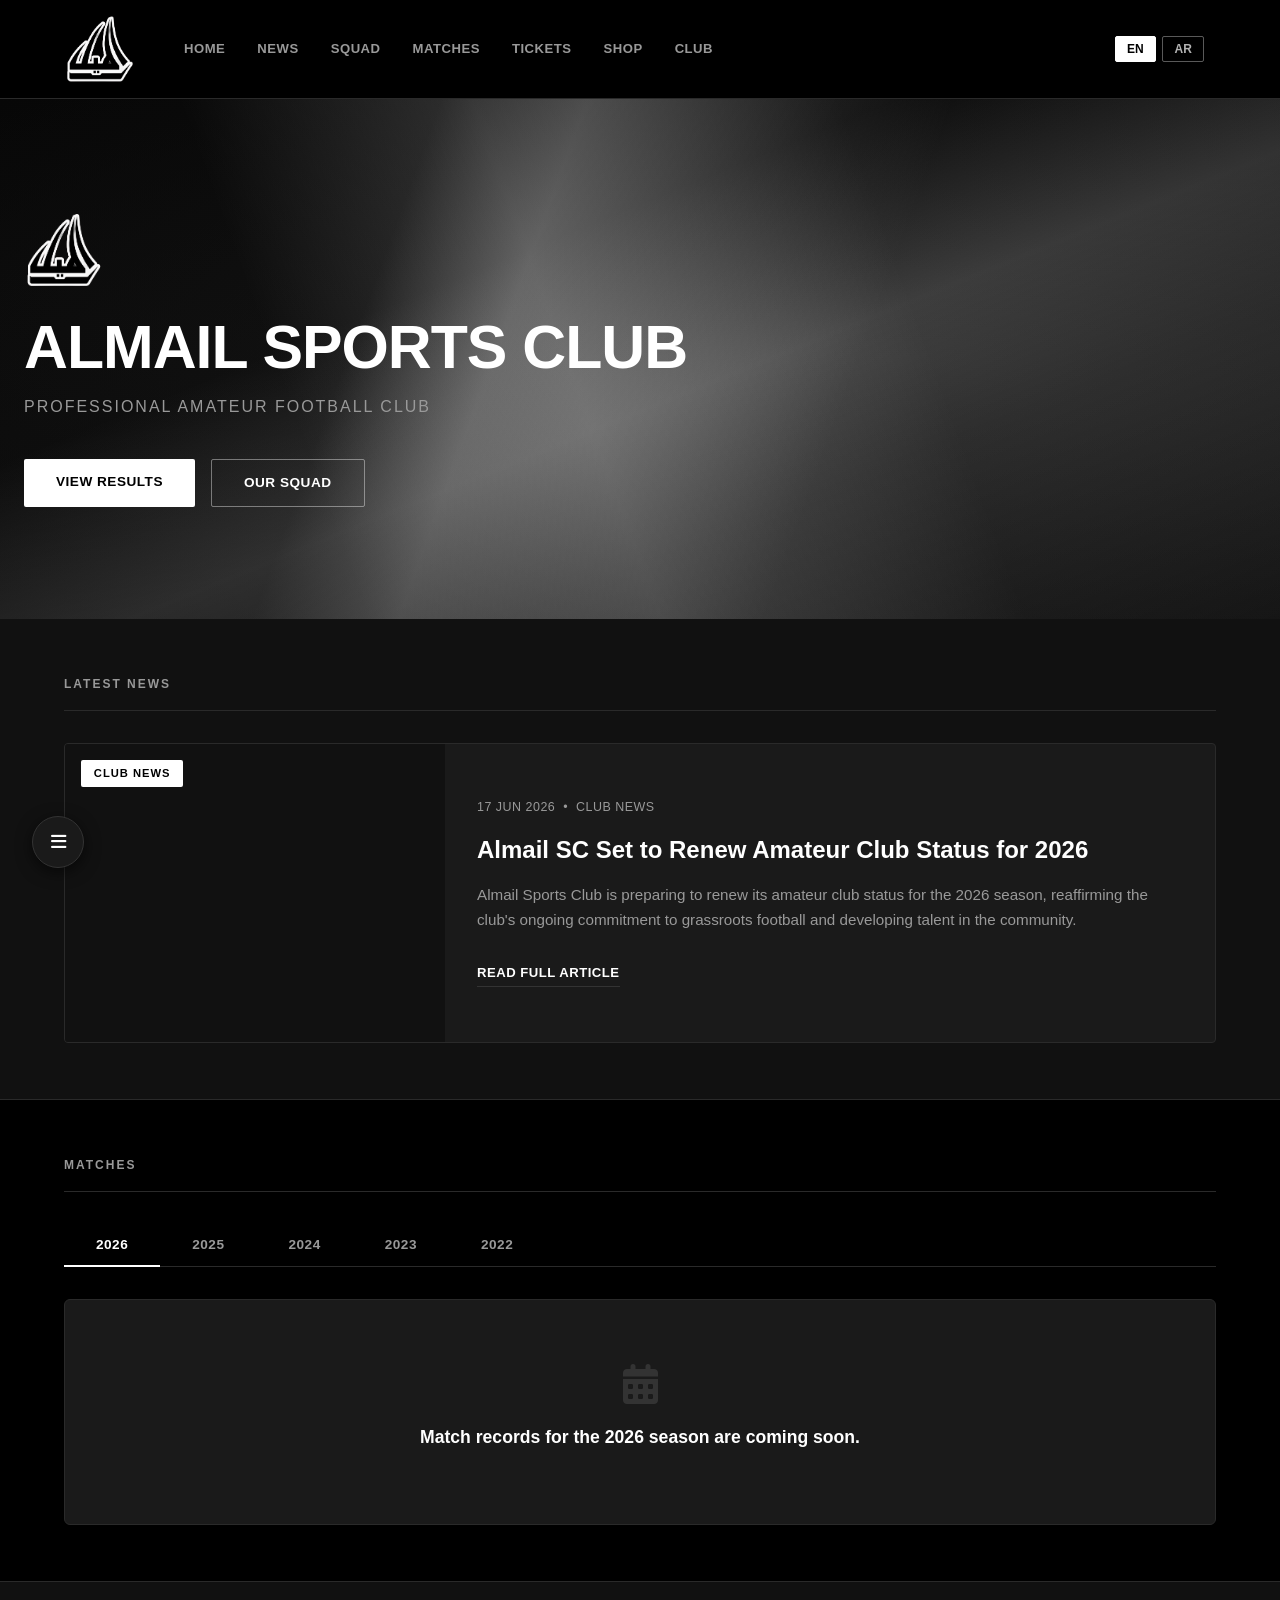
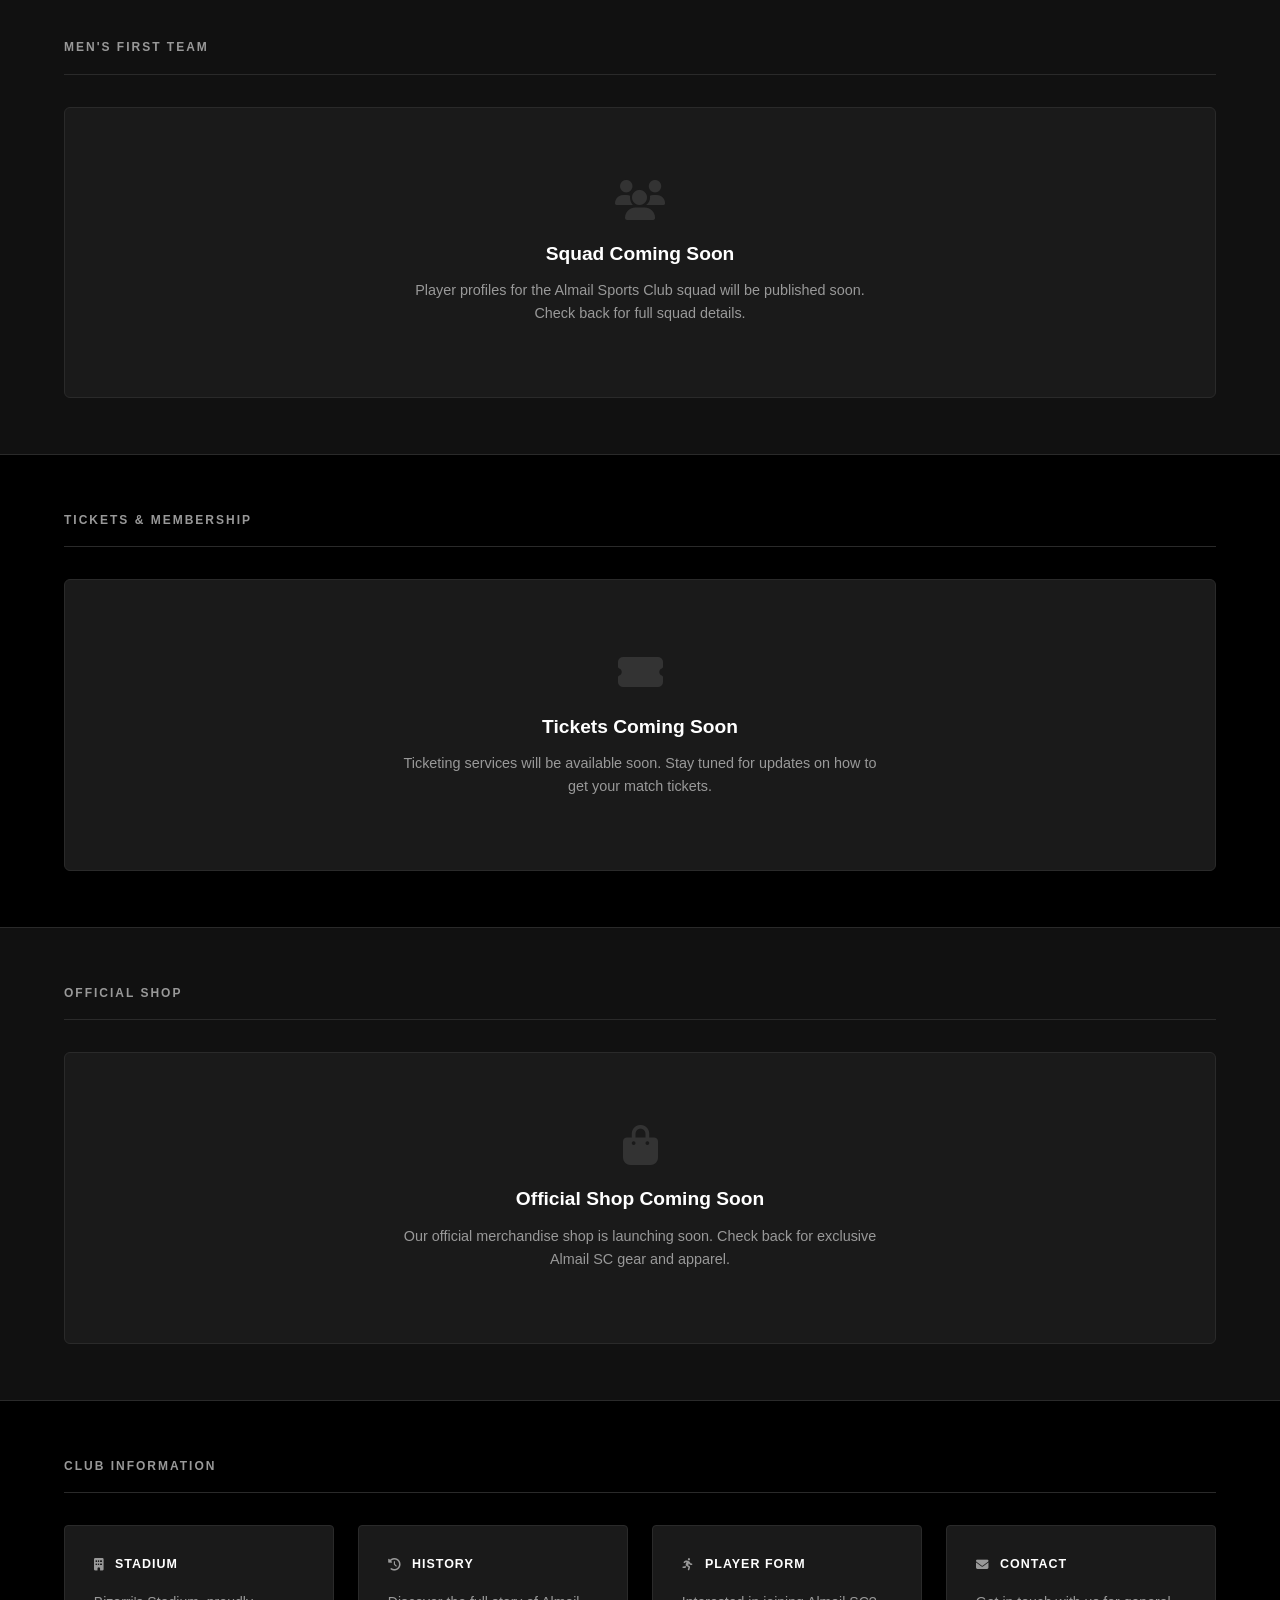
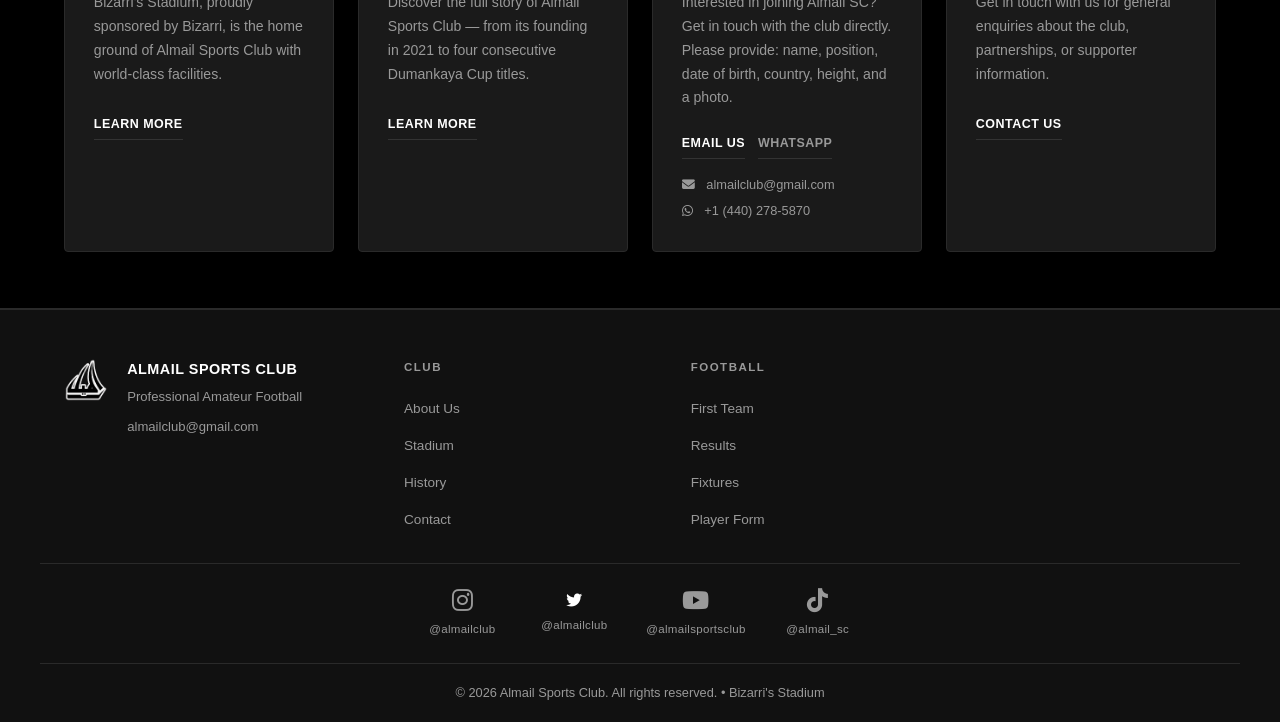
<file: index.html>
<!DOCTYPE html>
<html lang="en">
<head>
    <meta charset="UTF-8">
    <meta name="viewport" content="width=device-width, initial-scale=1.0">
    <title>Almail Sports Club – Official Website</title>
    <link rel="icon" type="image/x-icon" href="favicon.ico">
    <link rel="icon" type="image/png" sizes="192x192" href="favicon-192.png">
    <link rel="icon" type="image/png" sizes="32x32" href="favicon-32.png">
    <link rel="icon" type="image/png" sizes="16x16" href="favicon-16.png">
    <link rel="apple-touch-icon" href="favicon-192.png">
    <link rel="stylesheet" href="styles.css">
    <link rel="stylesheet" href="https://cdnjs.cloudflare.com/ajax/libs/font-awesome/6.4.0/css/all.min.css">
</head>
<body>

    <!-- ── MAIN HEADER ───────────────────────────────────── -->
    <header class="main-header">
        <div class="header-inner">
            <a href="index.html" class="club-logo">
                <div class="club-crest">
                    <img src="AlmailScLogo.png" alt="Almail SC" class="crest-img" onerror="this.style.display='none'; this.nextElementSibling.style.display='flex';">
                    <span class="crest-text crest-fallback">ASC</span>
                </div>
            </a>
            <nav class="main-nav" id="mainNav">
                <a href="index.html" class="nav-link" data-i18n="nav-home">HOME</a>
                <a href="#latest" class="nav-link" data-i18n="nav-news">NEWS</a>
                <a href="#teams" class="nav-link" data-i18n="nav-squad">SQUAD</a>
                <a href="#matches" class="nav-link" data-i18n="nav-matches">MATCHES</a>
                <a href="#tickets" class="nav-link" data-i18n="nav-tickets">TICKETS</a>
                <a href="#shop" class="nav-link" data-i18n="nav-shop">SHOP</a>
                <a href="#support" class="nav-link" data-i18n="nav-club">CLUB</a>
            </nav>
            <div class="header-right">
                <div class="language-switcher">
                    <button class="lang-btn active" data-lang="en" onclick="setLanguage('en')">EN</button>
                    <button class="lang-btn" data-lang="ar" onclick="setLanguage('ar')">AR</button>
                </div>
                <button class="search-btn"><i class="fas fa-search"></i></button>
                <button class="menu-btn" id="menuBtn"><i class="fas fa-bars"></i></button>
            </div>
        </div>
    </header>

    <!-- ── HERO SECTION ──────────────────────────────────── -->
    <section class="hero">
        <div class="hero-bg"></div>
        <div class="hero-overlay"></div>
        <div class="hero-content">
            <div class="hero-logo-wrap">
                <img src="AlmailScLogo.png" alt="Almail SC" class="hero-logo-img" onerror="this.style.display='none';">
            </div>
            <h1 class="hero-title" data-i18n="hero-title">ALMAIL SPORTS CLUB</h1>
            <p class="hero-subtitle" data-i18n="hero-subtitle">Professional Amateur Football Club</p>
            <div class="hero-buttons">
                <a href="#matches" class="hero-btn btn-white" data-i18n="hero-btn-results">VIEW RESULTS</a>
                <a href="#teams" class="hero-btn btn-ghost" data-i18n="hero-btn-squad">OUR SQUAD</a>
            </div>
        </div>
    </section>

    <!-- ── LATEST NEWS ────────────────────────────────────– -->
    <section id="latest" class="news-section">
        <div class="section-container">
            <h2 class="section-title" data-i18n="news-title">LATEST NEWS</h2>
            <div class="news-grid">
                <article class="news-card featured">
                    <div class="news-img news-img-1">
                        <div class="news-category-badge" data-i18n="news-category">CLUB NEWS</div>
                    </div>
                    <div class="news-body">
                        <span class="news-meta"><span data-i18n="news-date">17 JUN 2026</span> &nbsp;&bull;&nbsp; <span data-i18n="news-category">Club News</span></span>
                        <h3 data-i18n="news-article-title">Almail SC Set to Renew Amateur Club Status for 2026</h3>
                        <p data-i18n="news-article-desc">Almail Sports Club is preparing to renew its amateur club status for the 2026 season, reaffirming the club's ongoing commitment to grassroots football and developing talent in the community.</p>
                        <a href="news-amateur-status.html" class="news-link" data-i18n="news-read-more">READ FULL ARTICLE</a>
                    </div>
                </article>
            </div>
        </div>
    </section>

    <!-- ── MATCHES SECTION ───────────────────────────────── -->
    <section id="matches" class="matches-section">
        <div class="section-container">
            <h2 class="section-title" data-i18n="matches-title">MATCHES</h2>

            <!-- Season Selector -->
            <div class="season-tabs">
                <button class="season-tab active" data-season="2026" data-i18n="season-2026">2026</button>
                <button class="season-tab" data-season="2025" data-i18n="season-2025">2025</button>
                <button class="season-tab" data-season="2024" data-i18n="season-2024">2024</button>
                <button class="season-tab" data-season="2023" data-i18n="season-2023">2023</button>
                <button class="season-tab" data-season="2022" data-i18n="season-2022">2022</button>
            </div>

            <!-- 2026 Season -->
            <div class="season-panel active" id="season-2026">
                <div class="coming-soon-matches">
                    <i class="fas fa-calendar-alt"></i>
                    <h3><span data-i18n="season-records">Match records for the</span> 2026 <span data-i18n="season-coming">season are coming soon.</span></h3>
                </div>
            </div>

            <!-- 2025 Season -->
            <div class="season-panel" id="season-2025">
                <div class="match-app-card" onclick="openMatchDetail('dumankaya')">
                    <div class="match-app-header">
                        <span class="match-competition-badge" data-i18n="competition-dumankaya">DUMANKAYA CUP</span>
                        <span class="match-type-badge" data-i18n="match-final">FINAL</span>
                    </div>
                    <div class="match-app-body">
                        <div class="match-app-team home-team">
                            <div class="match-team-crest">
                                <img src="AlmailScLogo.png" alt="ASC" onerror="this.style.display='none'; this.nextElementSibling.style.display='flex';">
                                <span class="crest-placeholder">A</span>
                            </div>
                            <span class="match-team-name" data-i18n="team-almail">ALMAIL SC</span>
                        </div>
                        <div class="match-app-score-block">
                            <div class="match-app-score">7 <span class="score-sep">–</span> 4</div>
                            <div class="match-app-status ft" data-i18n="ft">FT</div>
                        </div>
                        <div class="match-app-team away-team">
                            <div class="match-team-crest alt-crest">
                                <img src="AlShababLogo.png" alt="Shabab Al Hura" onload="this.nextElementSibling.style.display='none';" onerror="this.style.display='none'; this.nextElementSibling.style.display='flex';">
                                <span class="crest-placeholder">S</span>
                            </div>
                            <span class="match-team-name" data-i18n="team-shabab">SHABAB AL HURA</span>
                        </div>
                    </div>
                    <div class="match-app-footer">
                        <span><i class="fas fa-calendar"></i> Fri 8 Aug 2025</span>
                        <span><i class="fas fa-clock"></i> 7:55 PM</span>
                        <span><i class="fas fa-map-marker-alt"></i> Dumankaya Street Stadium</span>
                        <span class="match-details-link" data-i18n="match-details">MATCH DETAILS <i class="fas fa-chevron-right"></i></span>
                    </div>
                </div>
            </div>

            <!-- 2024 Season -->
            <div class="season-panel" id="season-2024">
                <div class="match-app-card" onclick="openMatchDetail('dumankaya-2024')">
                    <div class="match-app-header">
                        <span class="match-competition-badge" data-i18n="competition-dumankaya">DUMANKAYA CUP</span>
                        <span class="match-type-badge" data-i18n="match-final">FINAL</span>
                    </div>
                    <div class="match-app-body">
                        <div class="match-app-team home-team">
                            <div class="match-team-crest">
                                <img src="AlmailScLogo.png" alt="ASC" onerror="this.style.display='none'; this.nextElementSibling.style.display='flex';">
                                <span class="crest-placeholder">A</span>
                            </div>
                            <span class="match-team-name" data-i18n="team-almail">ALMAIL SC</span>
                        </div>
                        <div class="match-app-score-block">
                            <div class="match-app-score">6 <span class="score-sep">–</span> 4</div>
                            <div class="match-app-status ft" data-i18n="ft">FT</div>
                        </div>
                        <div class="match-app-team away-team">
                            <div class="match-team-crest alt-crest">
                                <img src="Guards.png" alt="Palestine Guards" onload="this.nextElementSibling.style.display='none';" onerror="this.style.display='none'; this.nextElementSibling.style.display='flex';">
                                <span class="crest-placeholder">PG</span>
                            </div>
                            <span class="match-team-name">PALESTINE GUARDS</span>
                        </div>
                    </div>
                    <div class="match-app-footer">
                        <span><i class="fas fa-calendar"></i> Thu 25 Jul 2024</span>
                        <span><i class="fas fa-clock"></i> 7:00 PM</span>
                        <span><i class="fas fa-map-marker-alt"></i> Dumankaya Street Stadium</span>
                        <span class="match-details-link" data-i18n="match-details">MATCH DETAILS <i class="fas fa-chevron-right"></i></span>
                    </div>
                </div>
            </div>

            <!-- 2023 Season -->
            <div class="season-panel" id="season-2023">
                <!-- Competition Sub-tabs -->
                <div class="comp-subtabs">
                    <button class="comp-subtab active" onclick="show2023Section('dumankaya')">DUMANKAYA CUP</button>
                    <button class="comp-subtab" onclick="show2023Section('friendlies')">FRIENDLIES</button>
                </div>

                <!-- Dumankaya Cup Sub-section -->
                <div id="s2023-dumankaya" class="comp-subsection">
                    <!-- View toggle -->
                    <div class="view-toggle-bar">
                        <button class="view-toggle-btn active" onclick="show2023View('matches')"><i class="fas fa-futbol"></i> VIEW MATCHES</button>
                        <button class="view-toggle-btn" onclick="show2023View('standings')"><i class="fas fa-list-ol"></i> VIEW STANDINGS</button>
                    </div>

                    <!-- Matches View -->
                    <div id="s2023-matches">
                        <!-- Round 1 -->
                        <div class="match-app-card" onclick="openMatchDetail('dumankaya-2023-r1')">
                            <div class="match-app-header">
                                <span class="match-competition-badge">DUMANKAYA CUP</span>
                                <span class="match-type-badge">GROUP STAGE — ROUND 1</span>
                            </div>
                            <div class="match-app-body">
                                <div class="match-app-team home-team">
                                    <div class="match-team-crest" style="background:rgba(255,255,255,0.1);border-radius:4px;">
                                        <span class="crest-placeholder">RU</span>
                                    </div>
                                    <span class="match-team-name">RIYADH UNITED</span>
                                </div>
                                <div class="match-app-score-block">
                                    <div class="match-app-score">5 <span class="score-sep">–</span> 0</div>
                                    <div class="match-app-status ft">FT</div>
                                </div>
                                <div class="match-app-team away-team">
                                    <div class="match-team-crest alt-crest">
                                        <img src="Guards.png" alt="Palestine Guards" onload="this.nextElementSibling.style.display='none';" onerror="this.style.display='none';this.nextElementSibling.style.display='flex';">
                                        <span class="crest-placeholder">PG</span>
                                    </div>
                                    <span class="match-team-name">PALESTINE GUARDS</span>
                                </div>
                            </div>
                            <div class="match-app-footer">
                                <span><i class="fas fa-calendar"></i> Sun 13 Jul 2023</span>
                                <span><i class="fas fa-clock"></i> 7:40 PM</span>
                                <span><i class="fas fa-map-marker-alt"></i> Dumankaya Street Stadium</span>
                                <span class="match-details-link">MATCH DETAILS <i class="fas fa-chevron-right"></i></span>
                            </div>
                        </div>

                        <!-- Round 2 -->
                        <div class="match-app-card" onclick="openMatchDetail('dumankaya-2023-r2')">
                            <div class="match-app-header">
                                <span class="match-competition-badge">DUMANKAYA CUP</span>
                                <span class="match-type-badge">GROUP STAGE — ROUND 2</span>
                            </div>
                            <div class="match-app-body">
                                <div class="match-app-team home-team">
                                    <div class="match-team-crest alt-crest">
                                        <img src="AlmailScLogo.png" alt="ASC" onload="this.nextElementSibling.style.display='none';" onerror="this.style.display='none';this.nextElementSibling.style.display='flex';">
                                        <span class="crest-placeholder">A</span>
                                    </div>
                                    <span class="match-team-name">ALMAIL SC</span>
                                </div>
                                <div class="match-app-score-block">
                                    <div class="match-app-score">8 <span class="score-sep">–</span> 1</div>
                                    <div class="match-app-status ft">FT</div>
                                </div>
                                <div class="match-app-team away-team">
                                    <div class="match-team-crest alt-crest">
                                        <img src="Guards.png" alt="Palestine Guards" onload="this.nextElementSibling.style.display='none';" onerror="this.style.display='none';this.nextElementSibling.style.display='flex';">
                                        <span class="crest-placeholder">PG</span>
                                    </div>
                                    <span class="match-team-name">PALESTINE GUARDS</span>
                                </div>
                            </div>
                            <div class="match-app-footer">
                                <span><i class="fas fa-calendar"></i> Sun 16 Jul 2023</span>
                                <span><i class="fas fa-clock"></i> 6:30 PM</span>
                                <span><i class="fas fa-map-marker-alt"></i> Dumankaya Street Stadium</span>
                                <span class="match-details-link">MATCH DETAILS <i class="fas fa-chevron-right"></i></span>
                            </div>
                        </div>

                        <!-- Round 3 -->
                        <div class="match-app-card" onclick="openMatchDetail('dumankaya-2023-r3')">
                            <div class="match-app-header">
                                <span class="match-competition-badge">DUMANKAYA CUP</span>
                                <span class="match-type-badge">GROUP STAGE — ROUND 3</span>
                            </div>
                            <div class="match-app-body">
                                <div class="match-app-team home-team">
                                    <div class="match-team-crest alt-crest">
                                        <img src="AlmailScLogo.png" alt="ASC" onload="this.nextElementSibling.style.display='none';" onerror="this.style.display='none';this.nextElementSibling.style.display='flex';">
                                        <span class="crest-placeholder">A</span>
                                    </div>
                                    <span class="match-team-name">ALMAIL SC</span>
                                </div>
                                <div class="match-app-score-block">
                                    <div class="match-app-score">5 <span class="score-sep">–</span> 2</div>
                                    <div class="match-app-status ft">FT</div>
                                </div>
                                <div class="match-app-team away-team">
                                    <div class="match-team-crest" style="background:rgba(255,255,255,0.1);border-radius:4px;">
                                        <span class="crest-placeholder">RU</span>
                                    </div>
                                    <span class="match-team-name">RIYADH UNITED</span>
                                </div>
                            </div>
                            <div class="match-app-footer">
                                <span><i class="fas fa-calendar"></i> Tue 18 Jul 2023</span>
                                <span><i class="fas fa-clock"></i> 7:40 PM</span>
                                <span><i class="fas fa-map-marker-alt"></i> Dumankaya Street Stadium</span>
                                <span class="match-details-link">MATCH DETAILS <i class="fas fa-chevron-right"></i></span>
                            </div>
                        </div>
                    </div>

                    <!-- Standings View -->
                    <div id="s2023-standings" style="display:none; margin-top:1rem; padding:1.5rem; background:rgba(255,255,255,0.05); border-radius:8px;">
                        <h4 style="margin-bottom:1.2rem; color:var(--white); font-size:1rem; letter-spacing:0.05em;">GROUP STANDINGS</h4>
                        <div style="overflow-x:auto;">
                            <table style="width:100%; color:var(--white); font-size:0.85rem; border-collapse:collapse;">
                                <thead>
                                    <tr style="border-bottom:1px solid rgba(255,255,255,0.2);">
                                        <th style="text-align:left;padding:0.5rem 0.3rem;">Pos</th>
                                        <th style="text-align:left;padding:0.5rem 0.3rem;" colspan="2">Team</th>
                                        <th style="text-align:center;padding:0.5rem 0.3rem;">P</th>
                                        <th style="text-align:center;padding:0.5rem 0.3rem;">W</th>
                                        <th style="text-align:center;padding:0.5rem 0.3rem;">D</th>
                                        <th style="text-align:center;padding:0.5rem 0.3rem;">L</th>
                                        <th style="text-align:center;padding:0.5rem 0.3rem;">GF</th>
                                        <th style="text-align:center;padding:0.5rem 0.3rem;">GA</th>
                                        <th style="text-align:center;padding:0.5rem 0.3rem;">GD</th>
                                        <th style="text-align:center;padding:0.5rem 0.3rem;">Pts</th>
                                    </tr>
                                </thead>
                                <tbody>
                                    <tr style="border-bottom:1px solid rgba(255,255,255,0.1);background:rgba(0,255,0,0.07);">
                                        <td style="padding:0.6rem 0.3rem;font-weight:700;">1</td>
                                        <td style="padding:0.6rem 0.2rem;"><img src="AlmailScLogo.png" style="width:28px;height:28px;object-fit:contain;vertical-align:middle;" alt="ASC"></td>
                                        <td style="padding:0.6rem 0.3rem;"><strong>Almail SC</strong><br><span style="font-size:0.7rem;color:gold;letter-spacing:0.05em;">CHAMPIONS</span></td>
                                        <td style="text-align:center;padding:0.6rem 0.3rem;">2</td>
                                        <td style="text-align:center;padding:0.6rem 0.3rem;">2</td>
                                        <td style="text-align:center;padding:0.6rem 0.3rem;">0</td>
                                        <td style="text-align:center;padding:0.6rem 0.3rem;">0</td>
                                        <td style="text-align:center;padding:0.6rem 0.3rem;">13</td>
                                        <td style="text-align:center;padding:0.6rem 0.3rem;">3</td>
                                        <td style="text-align:center;padding:0.6rem 0.3rem;">+10</td>
                                        <td style="text-align:center;padding:0.6rem 0.3rem;font-weight:700;">6</td>
                                    </tr>
                                    <tr style="border-bottom:1px solid rgba(255,255,255,0.1);">
                                        <td style="padding:0.6rem 0.3rem;">2</td>
                                        <td style="padding:0.6rem 0.2rem;"><div style="width:28px;height:28px;background:rgba(255,255,255,0.15);border-radius:50%;display:flex;align-items:center;justify-content:center;font-size:0.65rem;font-weight:700;">RU</div></td>
                                        <td style="padding:0.6rem 0.3rem;">Riyadh United</td>
                                        <td style="text-align:center;padding:0.6rem 0.3rem;">2</td>
                                        <td style="text-align:center;padding:0.6rem 0.3rem;">1</td>
                                        <td style="text-align:center;padding:0.6rem 0.3rem;">0</td>
                                        <td style="text-align:center;padding:0.6rem 0.3rem;">1</td>
                                        <td style="text-align:center;padding:0.6rem 0.3rem;">7</td>
                                        <td style="text-align:center;padding:0.6rem 0.3rem;">5</td>
                                        <td style="text-align:center;padding:0.6rem 0.3rem;">+2</td>
                                        <td style="text-align:center;padding:0.6rem 0.3rem;font-weight:700;">3</td>
                                    </tr>
                                    <tr style="border-bottom:1px solid rgba(255,255,255,0.1);">
                                        <td style="padding:0.6rem 0.3rem;">3</td>
                                        <td style="padding:0.6rem 0.2rem;"><img src="Guards.png" style="width:28px;height:28px;object-fit:contain;vertical-align:middle;" alt="PG"></td>
                                        <td style="padding:0.6rem 0.3rem;">Palestine Guards</td>
                                        <td style="text-align:center;padding:0.6rem 0.3rem;">2</td>
                                        <td style="text-align:center;padding:0.6rem 0.3rem;">0</td>
                                        <td style="text-align:center;padding:0.6rem 0.3rem;">0</td>
                                        <td style="text-align:center;padding:0.6rem 0.3rem;">2</td>
                                        <td style="text-align:center;padding:0.6rem 0.3rem;">1</td>
                                        <td style="text-align:center;padding:0.6rem 0.3rem;">13</td>
                                        <td style="text-align:center;padding:0.6rem 0.3rem;">-12</td>
                                        <td style="text-align:center;padding:0.6rem 0.3rem;font-weight:700;">0</td>
                                    </tr>
                                </tbody>
                            </table>
                        </div>
                    </div>
                </div>

                <!-- Friendlies Sub-section -->
                <div id="s2023-friendlies" class="comp-subsection" style="display:none;">
                    <div class="match-app-card" onclick="openMatchDetail('friendly-2023')">
                        <div class="match-app-header">
                            <span class="match-competition-badge">FRIENDLY</span>
                            <span class="match-type-badge">MATCH</span>
                        </div>
                        <div class="match-app-body">
                            <div class="match-app-team home-team">
                                <div class="match-team-crest alt-crest">
                                    <img src="AlmailScLogo.png" alt="ASC" onload="this.nextElementSibling.style.display='none';" onerror="this.style.display='none';this.nextElementSibling.style.display='flex';">
                                    <span class="crest-placeholder">A</span>
                                </div>
                                <span class="match-team-name">ALMAIL SC</span>
                            </div>
                            <div class="match-app-score-block">
                                <div class="match-app-score">7 <span class="score-sep">–</span> 6</div>
                                <div class="match-app-status ft">FT</div>
                            </div>
                            <div class="match-app-team away-team">
                                <div class="match-team-crest" style="background:rgba(255,255,255,0.1);border-radius:4px;">
                                    <span class="crest-placeholder">TB</span>
                                </div>
                                <span class="match-team-name">TURKISH BULDOGLER</span>
                            </div>
                        </div>
                        <div class="match-app-footer">
                            <span><i class="fas fa-calendar"></i> Wed 16 Aug 2023</span>
                            <span><i class="fas fa-clock"></i> 5:30 PM</span>
                            <span><i class="fas fa-map-marker-alt"></i> Dumankaya Street Stadium</span>
                            <span class="match-details-link">MATCH DETAILS <i class="fas fa-chevron-right"></i></span>
                        </div>
                    </div>
                </div>
            </div>

            <!-- 2022 Season -->
            <div class="season-panel" id="season-2022">
                <div class="coming-soon-matches">
                    <i class="fas fa-calendar-alt"></i>
                    <h3><span data-i18n="season-records">Match records for the</span> 2022 <span data-i18n="season-coming">season are coming soon.</span></h3>
                </div>
            </div>

        </div>
    </section>

    <!-- ── MATCH DETAIL MODAL ─────────────────────────────── -->
    <div class="match-detail-modal" id="matchModal">
        <div class="match-detail-content">
            <button class="close-modal" onclick="closeMatchDetail()">&times;</button>

            <!-- Match Header -->
            <div class="modal-match-header">
                <div class="modal-competition">DUMANKAYA CUP &mdash; FINAL</div>
                <div class="modal-teams-row">
                    <div class="modal-team">
                        <div class="modal-crest home">
                            <img src="AlmailScLogo.png" alt="ASC" onerror="this.style.display='none'; this.nextElementSibling.style.display='flex';">
                            <span class="crest-placeholder">A</span>
                        </div>
                        <span class="modal-team-name">ALMAIL SC</span>
                    </div>
                    <div class="modal-score-block">
                        <div class="modal-score">7 &ndash; 4</div>
                        <div class="modal-status">FT</div>
                    </div>
                    <div class="modal-team">
                        <div class="modal-crest away">
                                <img src="AlShababLogo.png" alt="Shabab Al Hura" onload="this.nextElementSibling.style.display='none';" onerror="this.style.display='none'; this.nextElementSibling.style.display='flex';">
                                <span class="crest-placeholder">S</span>
                            </div>
                        <span class="modal-team-name">SHABAB AL HURA</span>
                    </div>
                </div>
                <div class="modal-meta-row">
                    <span><i class="fas fa-calendar"></i> Fri 8 Aug 2025</span>
                    <span><i class="fas fa-clock"></i> 7:55 PM</span>
                    <span><i class="fas fa-map-marker-alt"></i> Dumankaya Street Stadium</span>
                </div>
            </div>

            <!-- Goals / Lineup coming soon notice -->
            <div class="modal-tabs">
                <button class="modal-tab active" data-tab="details">DETAILS</button>
                <button class="modal-tab" data-tab="goals">GOALS</button>
                <button class="modal-tab" data-tab="lineup">LINE-UP</button>
            </div>

            <div class="modal-tab-panel active" id="tab-details">
                <div class="detail-row">
                    <span class="detail-label">Competition</span>
                    <span class="detail-value">Dumankaya Cup</span>
                </div>
                <div class="detail-row">
                    <span class="detail-label">Round</span>
                    <span class="detail-value">Final</span>
                </div>
                <div class="detail-row">
                    <span class="detail-label">Date</span>
                    <span class="detail-value">Friday, 8 August 2025</span>
                </div>
                <div class="detail-row">
                    <span class="detail-label">Kick-off</span>
                    <span class="detail-value">7:55 PM</span>
                </div>
                <div class="detail-row">
                    <span class="detail-label">Venue</span>
                    <span class="detail-value">Dumankaya Street Stadium</span>
                </div>
                <div class="detail-row">
                    <span class="detail-label">Result</span>
                    <span class="detail-value winner">Almail SC WIN</span>
                </div>
            </div>

            <div class="modal-tab-panel" id="tab-goals">
                <div class="goals-timeline">
                    <div class="goals-header-row">
                        <span class="goals-team-lbl">ALMAIL SC</span>
                        <span></span>
                        <span class="goals-team-lbl align-right">SHABAB AL HURA</span>
                    </div>
                    <!-- 1' Giyath (Shabab) 0–1 -->
                    <div class="goal-row">
                        <div class="goal-home-col"></div>
                        <div class="goal-time-col">1'</div>
                        <div class="goal-away-col">
                            <i class="fas fa-futbol goal-ball"></i>
                            <span class="goal-score-pill">0 — 1</span>
                            <span class="goal-scorer">Giyath</span>
                        </div>
                    </div>
                    <!-- 2' Tayem (Almail) 1–1 -->
                    <div class="goal-row">
                        <div class="goal-home-col">
                            <span class="goal-scorer">Tayem</span>
                            <span class="goal-score-pill">1 — 1</span>
                            <i class="fas fa-futbol goal-ball"></i>
                        </div>
                        <div class="goal-time-col">2'</div>
                        <div class="goal-away-col"></div>
                    </div>
                    <!-- 3' Tayem (Almail) 2–1 -->
                    <div class="goal-row">
                        <div class="goal-home-col">
                            <span class="goal-scorer">Tayem</span>
                            <span class="goal-score-pill">2 — 1</span>
                            <i class="fas fa-futbol goal-ball"></i>
                        </div>
                        <div class="goal-time-col">3'</div>
                        <div class="goal-away-col"></div>
                    </div>
                    <!-- 12' Samo (Shabab) 2–2 -->
                    <div class="goal-row">
                        <div class="goal-home-col"></div>
                        <div class="goal-time-col">12'</div>
                        <div class="goal-away-col">
                            <i class="fas fa-futbol goal-ball"></i>
                            <span class="goal-score-pill">2 — 2</span>
                            <span class="goal-scorer">Samo</span>
                        </div>
                    </div>
                    <!-- 13' Jasem (Almail) 3–2 -->
                    <div class="goal-row">
                        <div class="goal-home-col">
                            <span class="goal-scorer">Jasem</span>
                            <span class="goal-score-pill">3 — 2</span>
                            <i class="fas fa-futbol goal-ball"></i>
                        </div>
                        <div class="goal-time-col">13'</div>
                        <div class="goal-away-col"></div>
                    </div>
                    <!-- 14' Tayem (Almail) 4–2 -->
                    <div class="goal-row">
                        <div class="goal-home-col">
                            <span class="goal-scorer">Tayem</span>
                            <span class="goal-score-pill">4 — 2</span>
                            <i class="fas fa-futbol goal-ball"></i>
                        </div>
                        <div class="goal-time-col">14'</div>
                        <div class="goal-away-col"></div>
                    </div>
                    <!-- 15' Samo (Shabab) 4–3 -->
                    <div class="goal-row">
                        <div class="goal-home-col"></div>
                        <div class="goal-time-col">15'</div>
                        <div class="goal-away-col">
                            <i class="fas fa-futbol goal-ball"></i>
                            <span class="goal-score-pill">4 — 3</span>
                            <span class="goal-scorer">Samo</span>
                        </div>
                    </div>
                    <!-- 15' Jasem (Almail) 5–3 -->
                    <div class="goal-row">
                        <div class="goal-home-col">
                            <span class="goal-scorer">Jasem</span>
                            <span class="goal-score-pill">5 — 3</span>
                            <i class="fas fa-futbol goal-ball"></i>
                        </div>
                        <div class="goal-time-col">15'</div>
                        <div class="goal-away-col"></div>
                    </div>
                    <!-- 16' Samo (Shabab) 5–4 -->
                    <div class="goal-row">
                        <div class="goal-home-col"></div>
                        <div class="goal-time-col">16'</div>
                        <div class="goal-away-col">
                            <i class="fas fa-futbol goal-ball"></i>
                            <span class="goal-score-pill">5 — 4</span>
                            <span class="goal-scorer">Samo</span>
                        </div>
                    </div>
                    <!-- 17' Jasem (Almail) 6–4 -->
                    <div class="goal-row">
                        <div class="goal-home-col">
                            <span class="goal-scorer">Jasem</span>
                            <span class="goal-score-pill">6 — 4</span>
                            <i class="fas fa-futbol goal-ball"></i>
                        </div>
                        <div class="goal-time-col">17'</div>
                        <div class="goal-away-col"></div>
                    </div>
                    <!-- 20'+1 Tayem (Almail) 7–4 -->
                    <div class="goal-row">
                        <div class="goal-home-col">
                            <span class="goal-scorer">Tayem</span>
                            <span class="goal-score-pill">7 — 4</span>
                            <i class="fas fa-futbol goal-ball"></i>
                        </div>
                        <div class="goal-time-col">20'+1</div>
                        <div class="goal-away-col"></div>
                    </div>
                </div>
            </div>

            <div class="modal-tab-panel" id="tab-lineup">
                <div id="lineup-list-view">
                    <ul class="lineup-list">
                        <li class="lineup-player">
                            <button class="lineup-player-btn" onclick="showPlayerProfile('tayem')">
                                <span class="lineup-player-name">Tayem Eyad</span>
                                <i class="fas fa-chevron-right lineup-chevron-right"></i>
                            </button>
                        </li>
                        <li class="lineup-player">
                            <button class="lineup-player-btn" onclick="showPlayerProfile('jasem')">
                                <span class="lineup-player-name">Jasem Almail</span>
                                <i class="fas fa-chevron-right lineup-chevron-right"></i>
                            </button>
                        </li>
                    </ul>
                </div>
                <div id="player-profile-view" class="player-profile-view hidden">
                    <button class="profile-back-btn" onclick="hidePlayerProfile()">
                        <i class="fas fa-arrow-left"></i> Back to Line-up
                    </button>
                    <div id="player-profile-card" class="player-profile-card"></div>
                </div>
            </div>

        </div>
    </div>

    <!-- ── SQUAD SECTION ─────────────────────────────────── -->
    <section id="teams" class="teams-section">
        <div class="section-container">
            <h2 class="section-title" data-i18n="squad-title">MEN'S FIRST TEAM</h2>
            <div class="coming-soon-section">
                <i class="fas fa-users"></i>
                <h3 data-i18n="squad-coming">Squad Coming Soon</h3>
                <p data-i18n="player-profiles">Player profiles for the Almail Sports Club squad will be published soon. Check back for full squad details.</p>
            </div>
        </div>
    </section>

    <!-- ── TICKETS SECTION ─────────────────────────────────– -->
    <section id="tickets" class="tickets-section">
        <div class="section-container">
            <h2 class="section-title" data-i18n="tickets-title">TICKETS &amp; MEMBERSHIP</h2>
            <div class="coming-soon-section">
                <i class="fas fa-ticket-alt"></i>
                <h3 data-i18n="tickets-coming">Tickets Coming Soon</h3>
                <p data-i18n="tickets-desc">Ticketing services will be available soon. Stay tuned for updates on how to get your match tickets.</p>
            </div>
        </div>
    </section>

    <!-- ── SHOP SECTION ────────────────────────────────────– -->
    <section id="shop" class="shop-section">
        <div class="section-container">
            <h2 class="section-title" data-i18n="shop-title">OFFICIAL SHOP</h2>
            <div class="coming-soon-section">
                <i class="fas fa-shopping-bag"></i>
                <h3 data-i18n="shop-coming">Official Shop Coming Soon</h3>
                <p data-i18n="shop-desc">Our official merchandise shop is launching soon. Check back for exclusive Almail SC gear and apparel.</p>
            </div>
        </div>
    </section>

    <!-- ── CLUB INFO ──────────────────────────────────────── -->
    <section id="support" class="support-section">
        <div class="section-container">
            <h2 class="section-title" data-i18n="club-title">CLUB INFORMATION</h2>
            <div class="info-grid">
                <div class="info-box">
                    <h4><i class="fas fa-building"></i> <span data-i18n="stadium">STADIUM</span></h4>
                    <p data-i18n="stadium-desc">Bizarri's Stadium, proudly sponsored by Bizarri, is the home ground of Almail Sports Club with world-class facilities.</p>
                    <a href="stadium.html" class="info-link" data-i18n="learn-more">LEARN MORE</a>
                </div>
                <div class="info-box">
                    <h4><i class="fas fa-history"></i> <span data-i18n="history">HISTORY</span></h4>
                    <p data-i18n="history-desc">Discover the full story of Almail Sports Club — from its founding in 2021 to four consecutive Dumankaya Cup titles.</p>
                    <a href="history.html" class="info-link" data-i18n="learn-more">LEARN MORE</a>
                </div>
                <div class="info-box">
                    <h4><i class="fas fa-running"></i> <span data-i18n="player-form">PLAYER FORM</span></h4>
                    <p data-i18n="player-form-desc">Interested in joining Almail SC? Get in touch with the club directly. Please provide: name, position, date of birth, country, height, and a photo.</p>
                    <div class="contact-links">
                        <a href="mailto:almailclub@gmail.com?subject=Player%20Application&body=Name:%0APosition:%0ADate%20of%20Birth:%0ACountry:%0AHeight:%0A%0APlease%20attach%20a%20photo." class="info-link" data-i18n="email-us">EMAIL US</a>
                        <a href="https://wa.me/14402785870?text=Hi%2C%20I%27m%20interested%20in%20joining%20Almail%20SC" target="_blank" rel="noopener" class="info-link whatsapp" data-i18n="whatsapp">WHATSAPP</a>
                    </div>
                    <div class="contact-details">
                        <span><i class="fas fa-envelope"></i> almailclub@gmail.com</span>
                        <span><i class="fab fa-whatsapp"></i> +1 (440) 278-5870</span>
                    </div>
                </div>
                <div class="info-box">
                    <h4><i class="fas fa-envelope"></i> <span data-i18n="contact">CONTACT</span></h4>
                    <p data-i18n="contact-desc">Get in touch with us for general enquiries about the club, partnerships, or supporter information.</p>
                    <a href="mailto:almailclub@gmail.com" class="info-link" data-i18n="contact-us">CONTACT US</a>
                </div>
            </div>
        </div>
    </section>

    <!-- ── FOOTER ────────────────────────────────────────── -->
    <footer class="footer">
        <div class="footer-main">
            <div class="footer-brand">
                <div class="footer-crest">
                    <img src="AlmailScLogo.png" alt="ASC" class="footer-logo-img" onerror="this.style.display='none'; this.nextElementSibling.style.display='flex';">
                    <span class="footer-crest-text">ASC</span>
                </div>
                <div>
                    <h3>ALMAIL SPORTS CLUB</h3>
                    <p>Professional Amateur Football</p>
                    <p class="footer-email"><a href="mailto:almailclub@gmail.com">almailclub@gmail.com</a></p>
                </div>
            </div>
            <div class="footer-cols">
                <div class="footer-col">
                    <h4>CLUB</h4>
                    <ul>
                        <li><a href="#support">About Us</a></li>
                        <li><a href="stadium.html">Stadium</a></li>
                        <li><a href="history.html">History</a></li>
                        <li><a href="#support">Contact</a></li>
                    </ul>
                </div>
                <div class="footer-col">
                    <h4>FOOTBALL</h4>
                    <ul>
                        <li><a href="#teams">First Team</a></li>
                        <li><a href="#matches">Results</a></li>
                        <li><a href="#matches">Fixtures</a></li>
                        <li><a href="#support">Player Form</a></li>
                    </ul>
                </div>
            </div>
        </div>

        <!-- Social Icons Bar -->
        <div class="footer-socials">
            <a href="https://instagram.com/almailclub" target="_blank" rel="noopener" class="social-icon-link">
                <i class="fab fa-instagram"></i>
                <span>@almailclub</span>
            </a>
            <a href="https://x.com/almailclub" target="_blank" rel="noopener" class="social-icon-link">
                <i class="fab fa-twitter"></i>
                <span>@almailclub</span>
            </a>
            <a href="https://youtube.com/@almailsportsclub" target="_blank" rel="noopener" class="social-icon-link">
                <i class="fab fa-youtube"></i>
                <span>@almailsportsclub</span>
            </a>
            <a href="https://tiktok.com/@almail_sc" target="_blank" rel="noopener" class="social-icon-link">
                <i class="fab fa-tiktok"></i>
                <span>@almail_sc</span>
            </a>
        </div>

        <div class="footer-bottom">
            <p data-i18n="footer-copyright">&copy; 2026 Almail Sports Club. All rights reserved. &nbsp;&bull;&nbsp; Bizarri's Stadium</p>
        </div>
    </footer>

    <!-- ── BACK TO TOP ──────────────────────────────────── -->
    <button class="back-to-top" id="backToTop" onclick="window.scrollTo({top:0,behavior:'smooth'})" aria-label="Back to top">
        <i class="fas fa-chevron-up"></i>
    </button>

    <!-- ── FLOATING MAIN MENU ────────────────────────────── -->
    <div class="float-menu-wrap" id="floatMenuWrap">
        <button class="float-menu-btn" id="floatMenuBtn" aria-label="Menu">
            <i class="fas fa-bars" id="floatMenuIcon"></i>
        </button>
        <nav class="float-menu-panel" id="floatMenuPanel">
            <div class="float-menu-header">
                <span>MENU</span>
                <button onclick="closeFloatMenu()"><i class="fas fa-times"></i></button>
            </div>
            <ul class="float-menu-links">
                <li><a href="index.html" onclick="closeFloatMenu()"><i class="fas fa-home"></i> <span data-i18n="nav-home">HOME</span></a></li>
                <li><a href="#latest"  onclick="closeFloatMenu()"><i class="fas fa-newspaper"></i> <span data-i18n="nav-news">NEWS</span></a></li>
                <li><a href="#matches" onclick="closeFloatMenu()"><i class="fas fa-futbol"></i> <span data-i18n="nav-matches">MATCHES</span></a></li>
                <li><a href="#teams"   onclick="closeFloatMenu()"><i class="fas fa-users"></i> <span data-i18n="nav-squad">SQUAD</span></a></li>
                <li><a href="#tickets" onclick="closeFloatMenu()"><i class="fas fa-ticket-alt"></i> <span data-i18n="nav-tickets">TICKETS</span></a></li>
                <li><a href="#shop"    onclick="closeFloatMenu()"><i class="fas fa-shopping-bag"></i> <span data-i18n="nav-shop">SHOP</span></a></li>
                <li><a href="#support" onclick="closeFloatMenu()"><i class="fas fa-info-circle"></i> <span data-i18n="nav-club">CLUB</span></a></li>
            </ul>
            <button class="float-menu-top" onclick="window.scrollTo({top:0,behavior:'smooth'}); closeFloatMenu()">
                <i class="fas fa-arrow-up"></i> <span data-i18n="back-to-top-label">BACK TO TOP</span>
            </button>
        </nav>
    </div>

    <script src="translations.js"></script>
    <script src="script.js"></script>
</body>
</html>
</file>
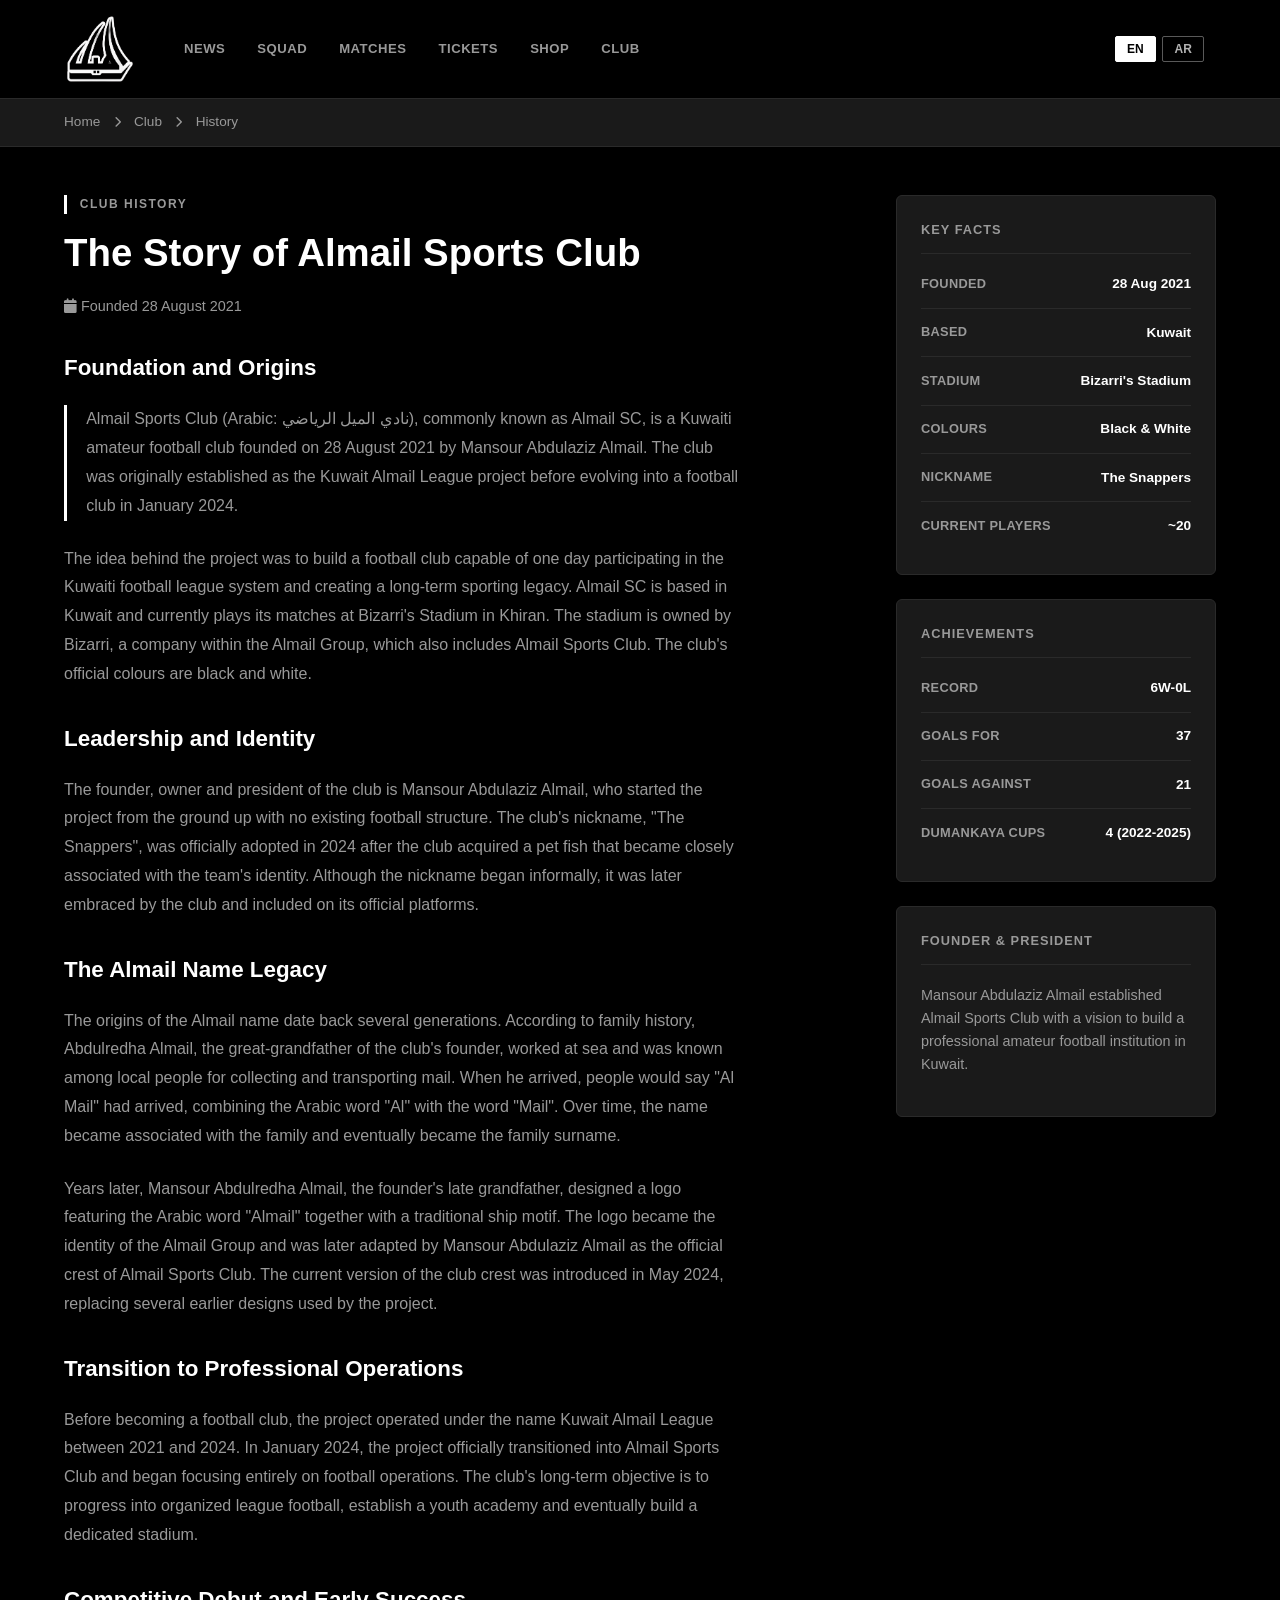
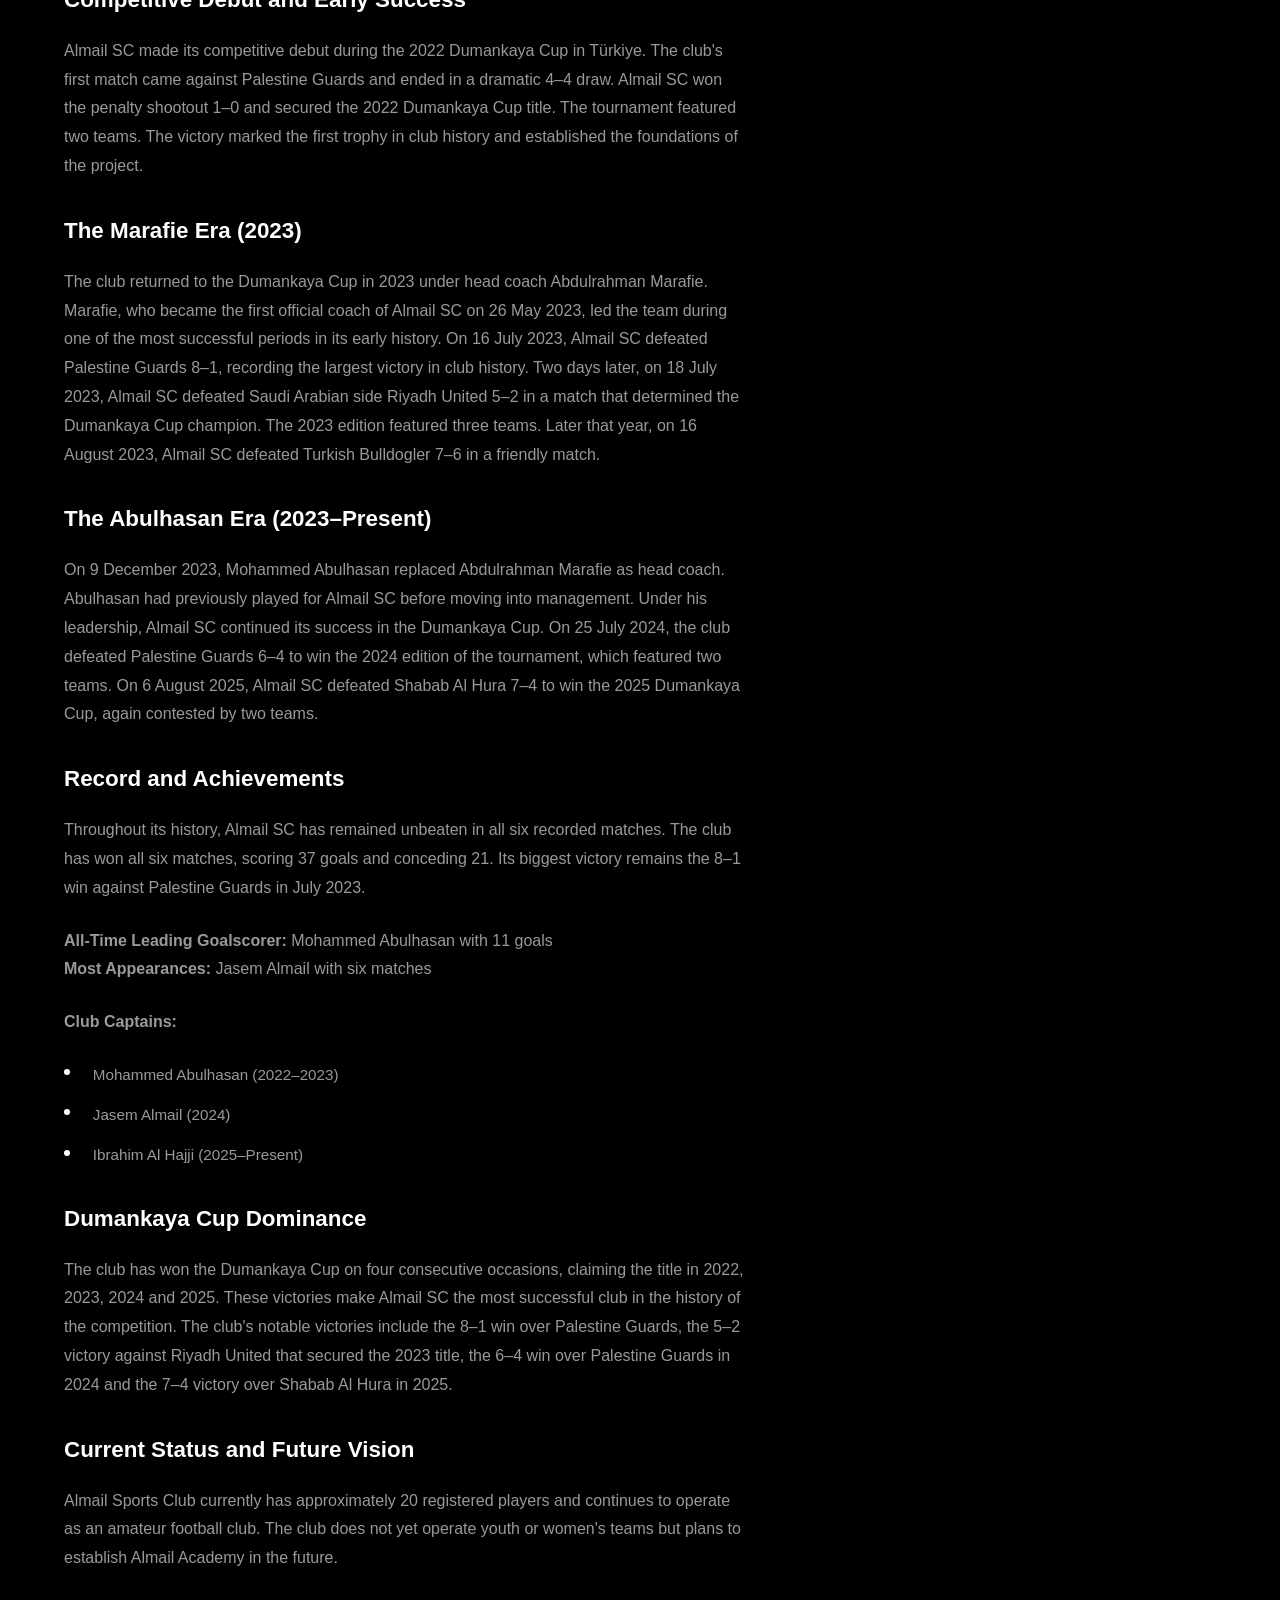
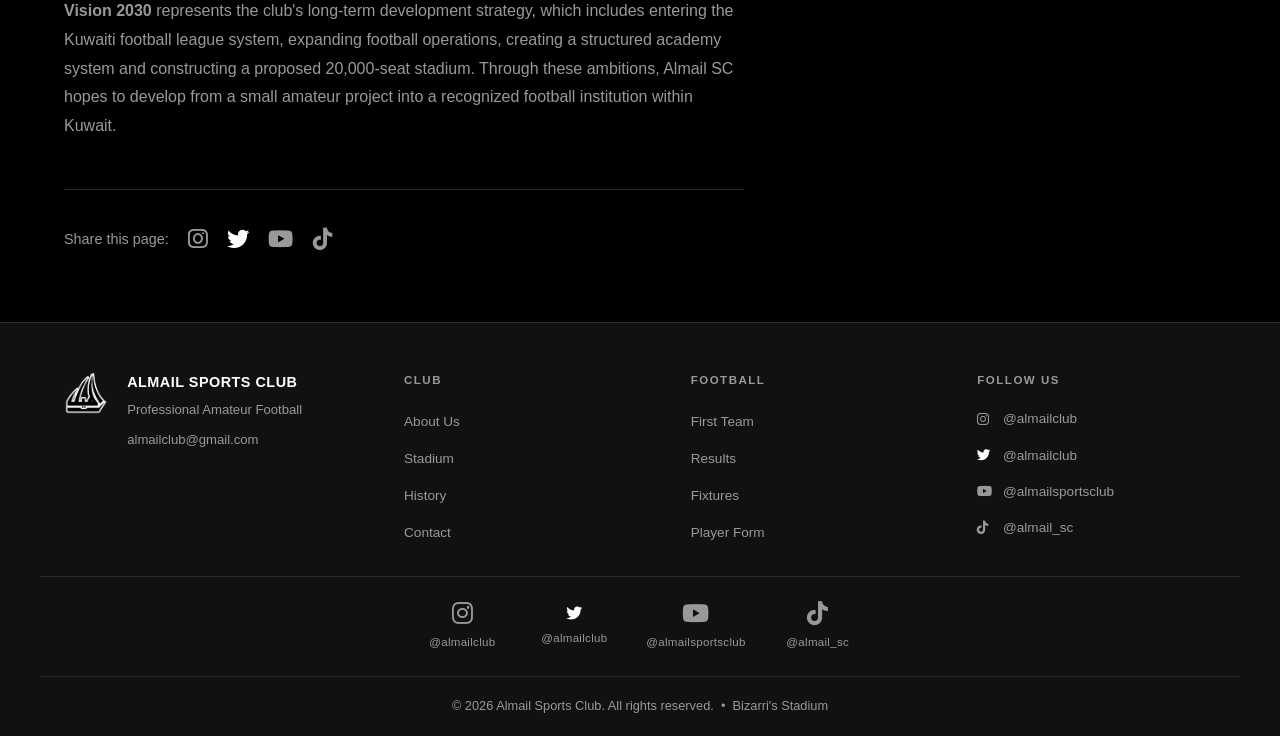
<file: history.html>
<!DOCTYPE html>
<html lang="en">
<head>
    <meta charset="UTF-8">
    <meta name="viewport" content="width=device-width, initial-scale=1.0">
    <title>Club History – Almail Sports Club</title>
    <link rel="icon" type="image/x-icon" href="favicon.ico">
    <link rel="icon" type="image/png" sizes="192x192" href="favicon-192.png">
    <link rel="icon" type="image/png" sizes="32x32" href="favicon-32.png">
    <link rel="icon" type="image/png" sizes="16x16" href="favicon-16.png">
    <link rel="apple-touch-icon" href="favicon-192.png">
    <link rel="stylesheet" href="styles.css">
    <link rel="stylesheet" href="article.css">
    <link rel="stylesheet" href="https://cdnjs.cloudflare.com/ajax/libs/font-awesome/6.4.0/css/all.min.css">
</head>
<body>

    <!-- ── MAIN HEADER ───────────────────────────────────── -->
    <header class="main-header">
        <div class="header-inner">
            <a href="index.html" class="club-logo">
                <div class="club-crest">
                    <img src="AlmailScLogo.png" alt="Almail SC" class="crest-img" onerror="this.style.display='none'; this.nextElementSibling.style.display='flex';">
                    <span class="crest-text crest-fallback">ASC</span>
                </div>
            </a>
            <nav class="main-nav" id="mainNav">
                <a href="index.html#latest" class="nav-link">NEWS</a>
                <a href="index.html#teams" class="nav-link">SQUAD</a>
                <a href="index.html#matches" class="nav-link">MATCHES</a>
                <a href="index.html#tickets" class="nav-link">TICKETS</a>
                <a href="index.html#shop" class="nav-link">SHOP</a>
                <a href="index.html#support" class="nav-link">CLUB</a>
            </nav>
            <div class="header-right">
                <div class="language-switcher">
                    <button class="lang-btn active" data-lang="en" onclick="setLanguage('en')">EN</button>
                    <button class="lang-btn" data-lang="ar" onclick="setLanguage('ar')">AR</button>
                </div>
                <button class="search-btn"><i class="fas fa-search"></i></button>
                <button class="menu-btn" id="menuBtn"><i class="fas fa-bars"></i></button>
            </div>
        </div>
    </header>

    <!-- ── ARTICLE BREADCRUMB ────────────────────────────── -->
    <div class="article-breadcrumb">
        <div class="section-container">
            <a href="index.html">Home</a>
            <span class="breadcrumb-sep"><i class="fas fa-chevron-right"></i></span>
            <a href="index.html#support">Club</a>
            <span class="breadcrumb-sep"><i class="fas fa-chevron-right"></i></span>
            <span>History</span>
        </div>
    </div>

    <!-- ── ARTICLE CONTENT ───────────────────────────────── -->
    <main class="article-main">
        <div class="section-container">
            <div class="article-layout">

                <article class="article-body">
                    <header class="article-header">
                        <div class="article-category">CLUB HISTORY</div>
                        <h1 class="article-title">The Story of Almail Sports Club</h1>
                        <div class="article-byline">
                            <span class="byline-date"><i class="fas fa-calendar"></i> Founded 28 August 2021</span>
                        </div>
                    </header>

                    <div class="article-text">
                        <h2 class="article-subheading">Foundation and Origins</h2>
                        <p class="article-lead">Almail Sports Club (Arabic: نادي الميل الرياضي), commonly known as Almail SC, is a Kuwaiti amateur football club founded on 28 August 2021 by Mansour Abdulaziz Almail. The club was originally established as the Kuwait Almail League project before evolving into a football club in January 2024.</p>

                        <p>The idea behind the project was to build a football club capable of one day participating in the Kuwaiti football league system and creating a long-term sporting legacy. Almail SC is based in Kuwait and currently plays its matches at Bizarri's Stadium in Khiran. The stadium is owned by Bizarri, a company within the Almail Group, which also includes Almail Sports Club. The club's official colours are black and white.</p>

                        <h2 class="article-subheading">Leadership and Identity</h2>
                        <p>The founder, owner and president of the club is Mansour Abdulaziz Almail, who started the project from the ground up with no existing football structure. The club's nickname, "The Snappers", was officially adopted in 2024 after the club acquired a pet fish that became closely associated with the team's identity. Although the nickname began informally, it was later embraced by the club and included on its official platforms.</p>

                        <h2 class="article-subheading">The Almail Name Legacy</h2>
                        <p>The origins of the Almail name date back several generations. According to family history, Abdulredha Almail, the great-grandfather of the club's founder, worked at sea and was known among local people for collecting and transporting mail. When he arrived, people would say "Al Mail" had arrived, combining the Arabic word "Al" with the word "Mail". Over time, the name became associated with the family and eventually became the family surname.</p>

                        <p>Years later, Mansour Abdulredha Almail, the founder's late grandfather, designed a logo featuring the Arabic word "Almail" together with a traditional ship motif. The logo became the identity of the Almail Group and was later adapted by Mansour Abdulaziz Almail as the official crest of Almail Sports Club. The current version of the club crest was introduced in May 2024, replacing several earlier designs used by the project.</p>

                        <h2 class="article-subheading">Transition to Professional Operations</h2>
                        <p>Before becoming a football club, the project operated under the name Kuwait Almail League between 2021 and 2024. In January 2024, the project officially transitioned into Almail Sports Club and began focusing entirely on football operations. The club's long-term objective is to progress into organized league football, establish a youth academy and eventually build a dedicated stadium.</p>

                        <h2 class="article-subheading">Competitive Debut and Early Success</h2>
                        <p>Almail SC made its competitive debut during the 2022 Dumankaya Cup in Türkiye. The club's first match came against Palestine Guards and ended in a dramatic 4–4 draw. Almail SC won the penalty shootout 1–0 and secured the 2022 Dumankaya Cup title. The tournament featured two teams. The victory marked the first trophy in club history and established the foundations of the project.</p>

                        <h2 class="article-subheading">The Marafie Era (2023)</h2>
                        <p>The club returned to the Dumankaya Cup in 2023 under head coach Abdulrahman Marafie. Marafie, who became the first official coach of Almail SC on 26 May 2023, led the team during one of the most successful periods in its early history. On 16 July 2023, Almail SC defeated Palestine Guards 8–1, recording the largest victory in club history. Two days later, on 18 July 2023, Almail SC defeated Saudi Arabian side Riyadh United 5–2 in a match that determined the Dumankaya Cup champion. The 2023 edition featured three teams. Later that year, on 16 August 2023, Almail SC defeated Turkish Bulldogler 7–6 in a friendly match.</p>

                        <h2 class="article-subheading">The Abulhasan Era (2023–Present)</h2>
                        <p>On 9 December 2023, Mohammed Abulhasan replaced Abdulrahman Marafie as head coach. Abulhasan had previously played for Almail SC before moving into management. Under his leadership, Almail SC continued its success in the Dumankaya Cup. On 25 July 2024, the club defeated Palestine Guards 6–4 to win the 2024 edition of the tournament, which featured two teams. On 6 August 2025, Almail SC defeated Shabab Al Hura 7–4 to win the 2025 Dumankaya Cup, again contested by two teams.</p>

                        <h2 class="article-subheading">Record and Achievements</h2>
                        <p>Throughout its history, Almail SC has remained unbeaten in all six recorded matches. The club has won all six matches, scoring 37 goals and conceding 21. Its biggest victory remains the 8–1 win against Palestine Guards in July 2023.</p>

                        <p><strong>All-Time Leading Goalscorer:</strong> Mohammed Abulhasan with 11 goals<br>
                        <strong>Most Appearances:</strong> Jasem Almail with six matches</p>

                        <p><strong>Club Captains:</strong></p>
                        <ul class="article-list">
                            <li>Mohammed Abulhasan (2022–2023)</li>
                            <li>Jasem Almail (2024)</li>
                            <li>Ibrahim Al Hajji (2025–Present)</li>
                        </ul>

                        <h2 class="article-subheading">Dumankaya Cup Dominance</h2>
                        <p>The club has won the Dumankaya Cup on four consecutive occasions, claiming the title in 2022, 2023, 2024 and 2025. These victories make Almail SC the most successful club in the history of the competition. The club's notable victories include the 8–1 win over Palestine Guards, the 5–2 victory against Riyadh United that secured the 2023 title, the 6–4 win over Palestine Guards in 2024 and the 7–4 victory over Shabab Al Hura in 2025.</p>

                        <h2 class="article-subheading">Current Status and Future Vision</h2>
                        <p>Almail Sports Club currently has approximately 20 registered players and continues to operate as an amateur football club. The club does not yet operate youth or women's teams but plans to establish Almail Academy in the future.</p>

                        <p><strong>Vision 2030</strong> represents the club's long-term development strategy, which includes entering the Kuwaiti football league system, expanding football operations, creating a structured academy system and constructing a proposed 20,000-seat stadium. Through these ambitions, Almail SC hopes to develop from a small amateur project into a recognized football institution within Kuwait.</p>

                        <div class="article-social-share">
                            <span>Share this page:</span>
                            <a href="https://instagram.com/almailclub" target="_blank" rel="noopener"><i class="fab fa-instagram"></i></a>
                            <a href="https://x.com/almailclub" target="_blank" rel="noopener"><i class="fab fa-twitter"></i></a>
                            <a href="https://youtube.com/@almailsportsclub" target="_blank" rel="noopener"><i class="fab fa-youtube"></i></a>
                            <a href="https://tiktok.com/@almail_sc" target="_blank" rel="noopener"><i class="fab fa-tiktok"></i></a>
                        </div>
                    </div>
                </article>

                <!-- Sidebar -->
                <aside class="article-sidebar">
                    <div class="sidebar-card">
                        <h4>KEY FACTS</h4>
                        <div class="sidebar-info">
                            <div class="sidebar-info-row">
                                <span class="sidebar-label">Founded</span>
                                <span class="sidebar-value">28 Aug 2021</span>
                            </div>
                            <div class="sidebar-info-row">
                                <span class="sidebar-label">Based</span>
                                <span class="sidebar-value">Kuwait</span>
                            </div>
                            <div class="sidebar-info-row">
                                <span class="sidebar-label">Stadium</span>
                                <span class="sidebar-value">Bizarri's Stadium</span>
                            </div>
                            <div class="sidebar-info-row">
                                <span class="sidebar-label">Colours</span>
                                <span class="sidebar-value">Black & White</span>
                            </div>
                            <div class="sidebar-info-row">
                                <span class="sidebar-label">Nickname</span>
                                <span class="sidebar-value">The Snappers</span>
                            </div>
                            <div class="sidebar-info-row">
                                <span class="sidebar-label">Current Players</span>
                                <span class="sidebar-value">~20</span>
                            </div>
                        </div>
                    </div>
                    <div class="sidebar-card">
                        <h4>ACHIEVEMENTS</h4>
                        <div class="sidebar-info">
                            <div class="sidebar-info-row">
                                <span class="sidebar-label">Record</span>
                                <span class="sidebar-value">6W-0L</span>
                            </div>
                            <div class="sidebar-info-row">
                                <span class="sidebar-label">Goals For</span>
                                <span class="sidebar-value">37</span>
                            </div>
                            <div class="sidebar-info-row">
                                <span class="sidebar-label">Goals Against</span>
                                <span class="sidebar-value">21</span>
                            </div>
                            <div class="sidebar-info-row">
                                <span class="sidebar-label">Dumankaya Cups</span>
                                <span class="sidebar-value">4 (2022-2025)</span>
                            </div>
                        </div>
                    </div>
                    <div class="sidebar-card">
                        <h4>FOUNDER & PRESIDENT</h4>
                        <p>Mansour Abdulaziz Almail established Almail Sports Club with a vision to build a professional amateur football institution in Kuwait.</p>
                    </div>
                </aside>

            </div>
        </div>
    </main>

    <!-- ── FOOTER ────────────────────────────────────────── -->
    <footer class="footer">
        <div class="footer-main">
            <div class="footer-brand">
                <div class="footer-crest">
                    <img src="AlmailScLogo.png" alt="ASC" class="footer-logo-img" onerror="this.style.display='none'; this.nextElementSibling.style.display='flex';">
                    <span class="footer-crest-text">ASC</span>
                </div>
                <div>
                    <h3>ALMAIL SPORTS CLUB</h3>
                    <p>Professional Amateur Football</p>
                    <p class="footer-email"><a href="mailto:almailclub@gmail.com">almailclub@gmail.com</a></p>
                </div>
            </div>
            <div class="footer-cols">
                <div class="footer-col">
                    <h4>CLUB</h4>
                    <ul>
                        <li><a href="index.html#support">About Us</a></li>
                        <li><a href="stadium.html">Stadium</a></li>
                        <li><a href="history.html">History</a></li>
                        <li><a href="index.html#support">Contact</a></li>
                    </ul>
                </div>
                <div class="footer-col">
                    <h4>FOOTBALL</h4>
                    <ul>
                        <li><a href="index.html#teams">First Team</a></li>
                        <li><a href="index.html#matches">Results</a></li>
                        <li><a href="index.html#matches">Fixtures</a></li>
                        <li><a href="index.html#support">Player Form</a></li>
                    </ul>
                </div>
                <div class="footer-col">
                    <h4>FOLLOW US</h4>
                    <ul class="social-list">
                        <li><a href="https://instagram.com/almailclub" target="_blank" rel="noopener"><i class="fab fa-instagram"></i> @almailclub</a></li>
                        <li><a href="https://x.com/almailclub" target="_blank" rel="noopener"><i class="fab fa-twitter"></i> @almailclub</a></li>
                        <li><a href="https://youtube.com/@almailsportsclub" target="_blank" rel="noopener"><i class="fab fa-youtube"></i> @almailsportsclub</a></li>
                        <li><a href="https://tiktok.com/@almail_sc" target="_blank" rel="noopener"><i class="fab fa-tiktok"></i> @almail_sc</a></li>
                    </ul>
                </div>
            </div>
        </div>
        <div class="footer-socials">
            <a href="https://instagram.com/almailclub" target="_blank" rel="noopener" class="social-icon-link">
                <i class="fab fa-instagram"></i>
                <span>@almailclub</span>
            </a>
            <a href="https://x.com/almailclub" target="_blank" rel="noopener" class="social-icon-link">
                <i class="fab fa-twitter"></i>
                <span>@almailclub</span>
            </a>
            <a href="https://youtube.com/@almailsportsclub" target="_blank" rel="noopener" class="social-icon-link">
                <i class="fab fa-youtube"></i>
                <span>@almailsportsclub</span>
            </a>
            <a href="https://tiktok.com/@almail_sc" target="_blank" rel="noopener" class="social-icon-link">
                <i class="fab fa-tiktok"></i>
                <span>@almail_sc</span>
            </a>
        </div>
        <div class="footer-bottom">
            <p>&copy; 2026 Almail Sports Club. All rights reserved. &nbsp;&bull;&nbsp; Bizarri's Stadium</p>
        </div>
    </footer>

    <button class="back-to-top" id="backToTop" onclick="window.scrollTo({top:0,behavior:'smooth'})" aria-label="Back to top">
        <i class="fas fa-chevron-up"></i>
    </button>

    <script src="translations.js"></script>
    <script src="script.js"></script>
</body>
</html>
</file>
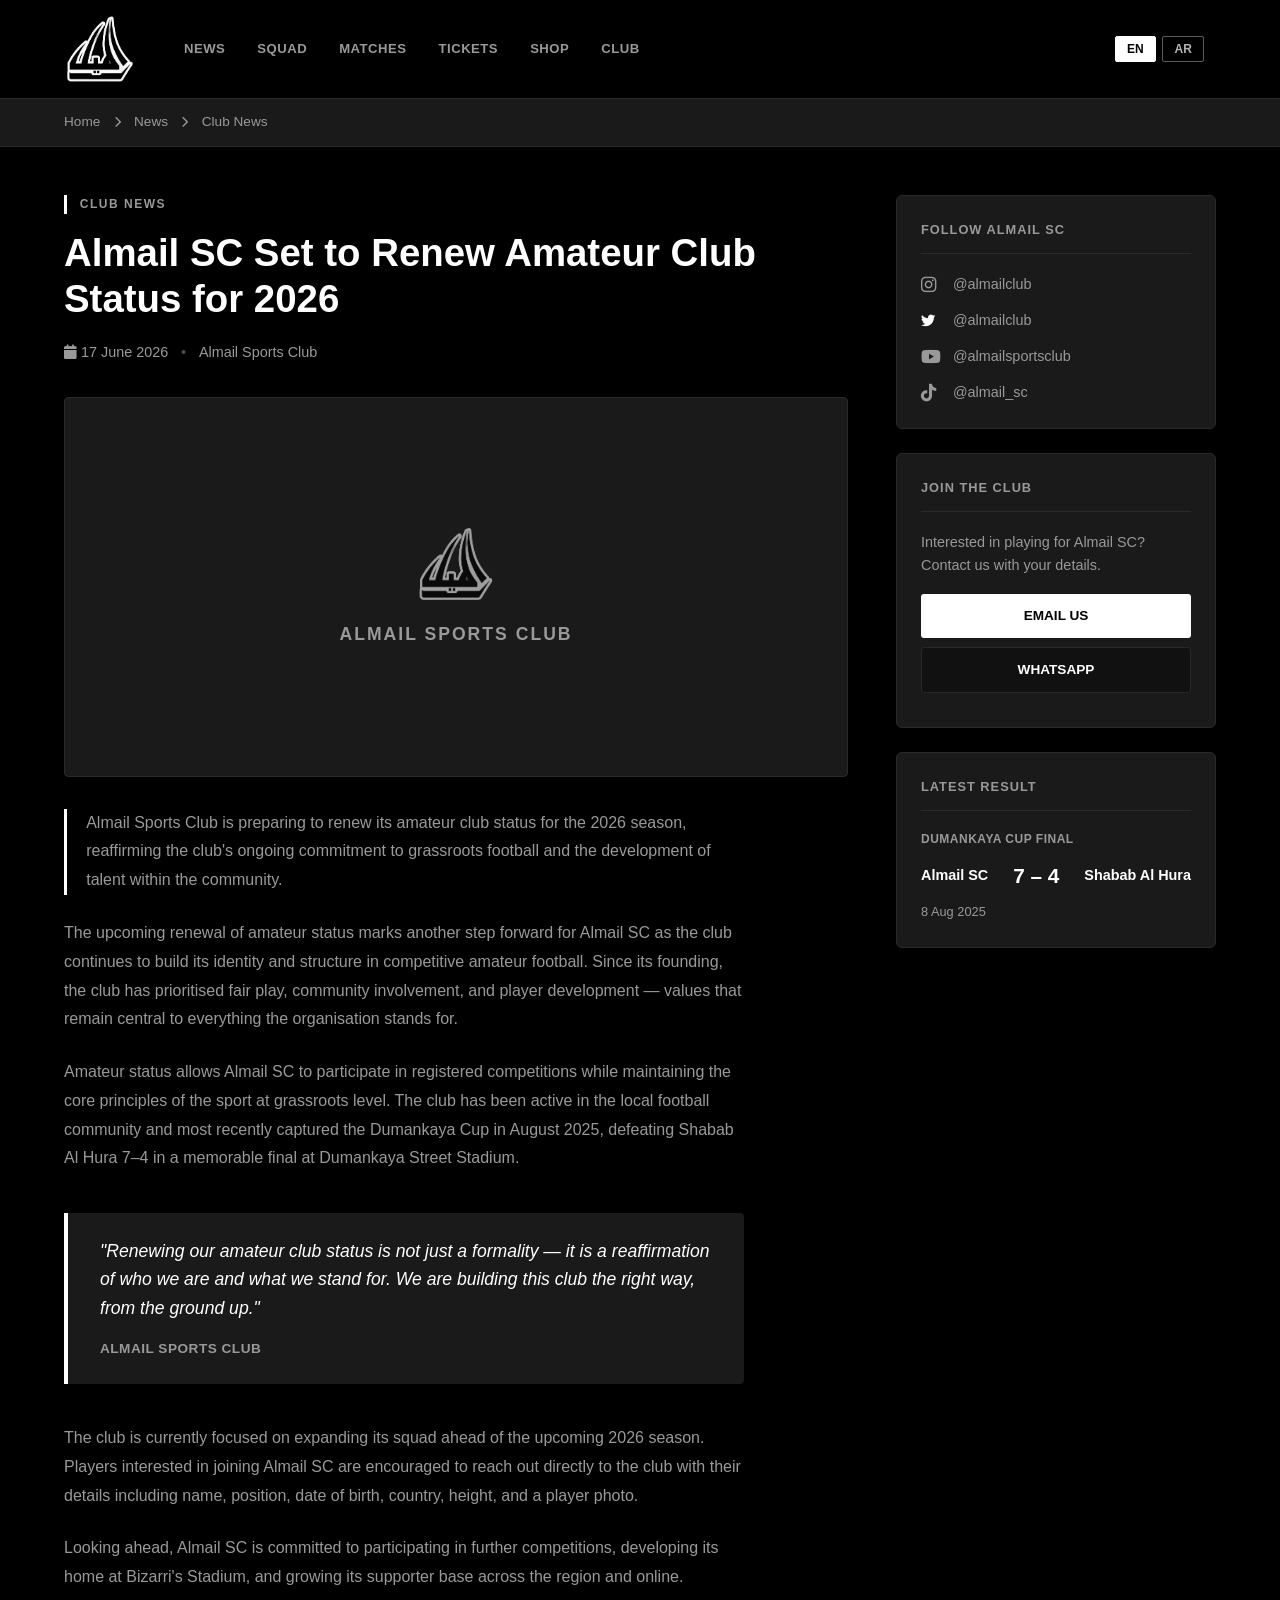
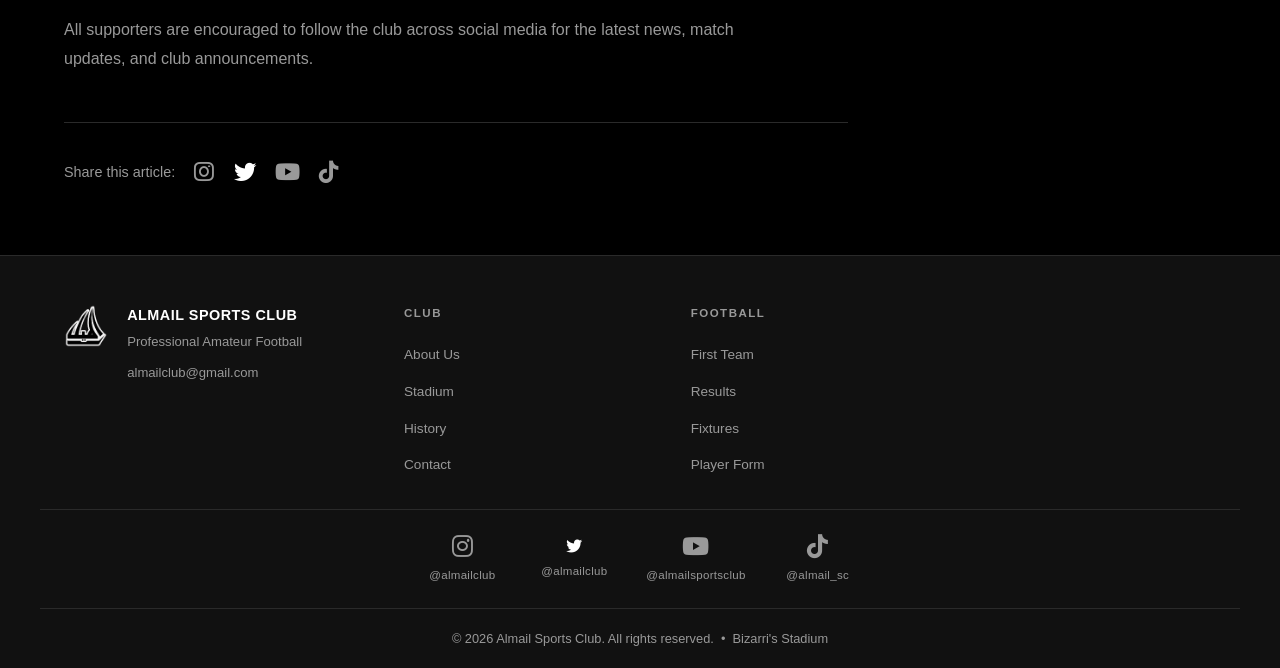
<file: news-amateur-status.html>
<!DOCTYPE html>
<html lang="en">
<head>
    <meta charset="UTF-8">
    <meta name="viewport" content="width=device-width, initial-scale=1.0">
    <title>Almail SC Set to Renew Amateur Club Status for 2026 – Almail Sports Club</title>
    <link rel="icon" type="image/x-icon" href="favicon.ico">
    <link rel="icon" type="image/png" sizes="192x192" href="favicon-192.png">
    <link rel="icon" type="image/png" sizes="32x32" href="favicon-32.png">
    <link rel="icon" type="image/png" sizes="16x16" href="favicon-16.png">
    <link rel="apple-touch-icon" href="favicon-192.png">
    <link rel="stylesheet" href="styles.css">
    <link rel="stylesheet" href="article.css">
    <link rel="stylesheet" href="https://cdnjs.cloudflare.com/ajax/libs/font-awesome/6.4.0/css/all.min.css">
</head>
<body>

    <!-- ── MAIN HEADER ───────────────────────────────────── -->
    <header class="main-header">
        <div class="header-inner">
            <a href="index.html" class="club-logo">
                <div class="club-crest">
                    <img src="AlmailScLogo.png" alt="Almail SC" class="crest-img" onerror="this.style.display='none'; this.nextElementSibling.style.display='flex';">
                    <span class="crest-text crest-fallback">ASC</span>
                </div>
            </a>
            <nav class="main-nav" id="mainNav">
                <a href="index.html#latest" class="nav-link">NEWS</a>
                <a href="index.html#teams" class="nav-link">SQUAD</a>
                <a href="index.html#matches" class="nav-link">MATCHES</a>
                <a href="index.html#tickets" class="nav-link">TICKETS</a>
                <a href="index.html#shop" class="nav-link">SHOP</a>
                <a href="index.html#support" class="nav-link">CLUB</a>
            </nav>
            <div class="header-right">
                <div class="language-switcher">
                    <button class="lang-btn active" data-lang="en" onclick="setLanguage('en')">EN</button>
                    <button class="lang-btn" data-lang="ar" onclick="setLanguage('ar')">AR</button>
                </div>
                <button class="search-btn"><i class="fas fa-search"></i></button>
                <button class="menu-btn" id="menuBtn"><i class="fas fa-bars"></i></button>
            </div>
        </div>
    </header>

    <!-- ── ARTICLE BREADCRUMB ────────────────────────────── -->
    <div class="article-breadcrumb">
        <div class="section-container">
            <a href="index.html">Home</a>
            <span class="breadcrumb-sep"><i class="fas fa-chevron-right"></i></span>
            <a href="index.html#latest">News</a>
            <span class="breadcrumb-sep"><i class="fas fa-chevron-right"></i></span>
            <span>Club News</span>
        </div>
    </div>

    <!-- ── ARTICLE CONTENT ───────────────────────────────── -->
    <main class="article-main">
        <div class="section-container">
            <div class="article-layout">

                <article class="article-body">
                    <header class="article-header">
                        <div class="article-category">CLUB NEWS</div>
                        <h1 class="article-title">Almail SC Set to Renew Amateur Club Status for 2026</h1>
                        <div class="article-byline">
                            <span class="byline-date"><i class="fas fa-calendar"></i> 17 June 2026</span>
                            <span class="byline-sep">&bull;</span>
                            <span class="byline-source">Almail Sports Club</span>
                        </div>
                    </header>

                    <div class="article-hero-img">
                        <div class="article-img-placeholder">
                            <img src="AlmailScLogo.png" alt="Almail SC" onerror="this.style.display='none';">
                            <span>ALMAIL SPORTS CLUB</span>
                        </div>
                    </div>

                    <div class="article-text">
                        <p class="article-lead">Almail Sports Club is preparing to renew its amateur club status for the 2026 season, reaffirming the club's ongoing commitment to grassroots football and the development of talent within the community.</p>

                        <p>The upcoming renewal of amateur status marks another step forward for Almail SC as the club continues to build its identity and structure in competitive amateur football. Since its founding, the club has prioritised fair play, community involvement, and player development — values that remain central to everything the organisation stands for.</p>

                        <p>Amateur status allows Almail SC to participate in registered competitions while maintaining the core principles of the sport at grassroots level. The club has been active in the local football community and most recently captured the Dumankaya Cup in August 2025, defeating Shabab Al Hura 7–4 in a memorable final at Dumankaya Street Stadium.</p>

                        <blockquote class="article-quote">
                            <p>"Renewing our amateur club status is not just a formality — it is a reaffirmation of who we are and what we stand for. We are building this club the right way, from the ground up."</p>
                            <cite>Almail Sports Club</cite>
                        </blockquote>

                        <p>The club is currently focused on expanding its squad ahead of the upcoming 2026 season. Players interested in joining Almail SC are encouraged to reach out directly to the club with their details including name, position, date of birth, country, height, and a player photo.</p>

                        <p>Looking ahead, Almail SC is committed to participating in further competitions, developing its home at Bizarri's Stadium, and growing its supporter base across the region and online.</p>

                        <p>All supporters are encouraged to follow the club across social media for the latest news, match updates, and club announcements.</p>
                    </div>

                    <div class="article-social-share">
                        <span>Share this article:</span>
                        <a href="https://instagram.com/almailclub" target="_blank" rel="noopener"><i class="fab fa-instagram"></i></a>
                        <a href="https://x.com/almailclub" target="_blank" rel="noopener"><i class="fab fa-twitter"></i></a>
                        <a href="https://youtube.com/@almailsportsclub" target="_blank" rel="noopener"><i class="fab fa-youtube"></i></a>
                        <a href="https://tiktok.com/@almail_sc" target="_blank" rel="noopener"><i class="fab fa-tiktok"></i></a>
                    </div>
                </article>

                <!-- Sidebar -->
                <aside class="article-sidebar">
                    <div class="sidebar-card">
                        <h4>FOLLOW ALMAIL SC</h4>
                        <ul class="sidebar-social">
                            <li><a href="https://instagram.com/almailclub" target="_blank" rel="noopener"><i class="fab fa-instagram"></i> @almailclub</a></li>
                            <li><a href="https://x.com/almailclub" target="_blank" rel="noopener"><i class="fab fa-twitter"></i> @almailclub</a></li>
                            <li><a href="https://youtube.com/@almailsportsclub" target="_blank" rel="noopener"><i class="fab fa-youtube"></i> @almailsportsclub</a></li>
                            <li><a href="https://tiktok.com/@almail_sc" target="_blank" rel="noopener"><i class="fab fa-tiktok"></i> @almail_sc</a></li>
                        </ul>
                    </div>
                    <div class="sidebar-card">
                        <h4>JOIN THE CLUB</h4>
                        <p>Interested in playing for Almail SC? Contact us with your details.</p>
                        <a href="mailto:almailclub@gmail.com?subject=Player%20Application&body=Name:%0APosition:%0ADate%20of%20Birth:%0ACountry:%0AHeight:%0A%0APlease%20attach%20a%20photo." class="sidebar-btn">EMAIL US</a>
                        <a href="https://wa.me/14402785870" target="_blank" rel="noopener" class="sidebar-btn whatsapp-btn">WHATSAPP</a>
                    </div>
                    <div class="sidebar-card">
                        <h4>LATEST RESULT</h4>
                        <div class="sidebar-result">
                            <span class="sidebar-competition">Dumankaya Cup Final</span>
                            <div class="sidebar-score-row">
                                <span>Almail SC</span>
                                <span class="sidebar-score">7 – 4</span>
                                <span>Shabab Al Hura</span>
                            </div>
                            <span class="sidebar-date">8 Aug 2025</span>
                        </div>
                    </div>
                </aside>

            </div>
        </div>
    </main>

    <!-- ── FOOTER ────────────────────────────────────────── -->
    <footer class="footer">
        <div class="footer-main">
            <div class="footer-brand">
                <div class="footer-crest">
                    <img src="AlmailScLogo.png" alt="ASC" class="footer-logo-img" onerror="this.style.display='none'; this.nextElementSibling.style.display='flex';">
                    <span class="footer-crest-text">ASC</span>
                </div>
                <div>
                    <h3>ALMAIL SPORTS CLUB</h3>
                    <p>Professional Amateur Football</p>
                    <p class="footer-email"><a href="mailto:almailclub@gmail.com">almailclub@gmail.com</a></p>
                </div>
            </div>
            <div class="footer-cols">
                <div class="footer-col">
                    <h4>CLUB</h4>
                    <ul>
                        <li><a href="index.html#support">About Us</a></li>
                        <li><a href="index.html#support">Stadium</a></li>
                        <li><a href="index.html#support">History</a></li>
                        <li><a href="index.html#support">Contact</a></li>
                    </ul>
                </div>
                <div class="footer-col">
                    <h4>FOOTBALL</h4>
                    <ul>
                        <li><a href="index.html#teams">First Team</a></li>
                        <li><a href="index.html#matches">Results</a></li>
                        <li><a href="index.html#matches">Fixtures</a></li>
                        <li><a href="index.html#support">Player Form</a></li>
                    </ul>
                </div>
            </div>
        </div>
        <div class="footer-socials">
            <a href="https://instagram.com/almailclub" target="_blank" rel="noopener" class="social-icon-link">
                <i class="fab fa-instagram"></i>
                <span>@almailclub</span>
            </a>
            <a href="https://x.com/almailclub" target="_blank" rel="noopener" class="social-icon-link">
                <i class="fab fa-twitter"></i>
                <span>@almailclub</span>
            </a>
            <a href="https://youtube.com/@almailsportsclub" target="_blank" rel="noopener" class="social-icon-link">
                <i class="fab fa-youtube"></i>
                <span>@almailsportsclub</span>
            </a>
            <a href="https://tiktok.com/@almail_sc" target="_blank" rel="noopener" class="social-icon-link">
                <i class="fab fa-tiktok"></i>
                <span>@almail_sc</span>
            </a>
        </div>
        <div class="footer-bottom">
            <p>&copy; 2026 Almail Sports Club. All rights reserved. &nbsp;&bull;&nbsp; Bizarri's Stadium</p>
        </div>
    </footer>

    <button class="back-to-top" id="backToTop" onclick="window.scrollTo({top:0,behavior:'smooth'})" aria-label="Back to top">
        <i class="fas fa-chevron-up"></i>
    </button>

    <script src="translations.js"></script>
    <script src="script.js"></script>
</body>
</html>
</file>
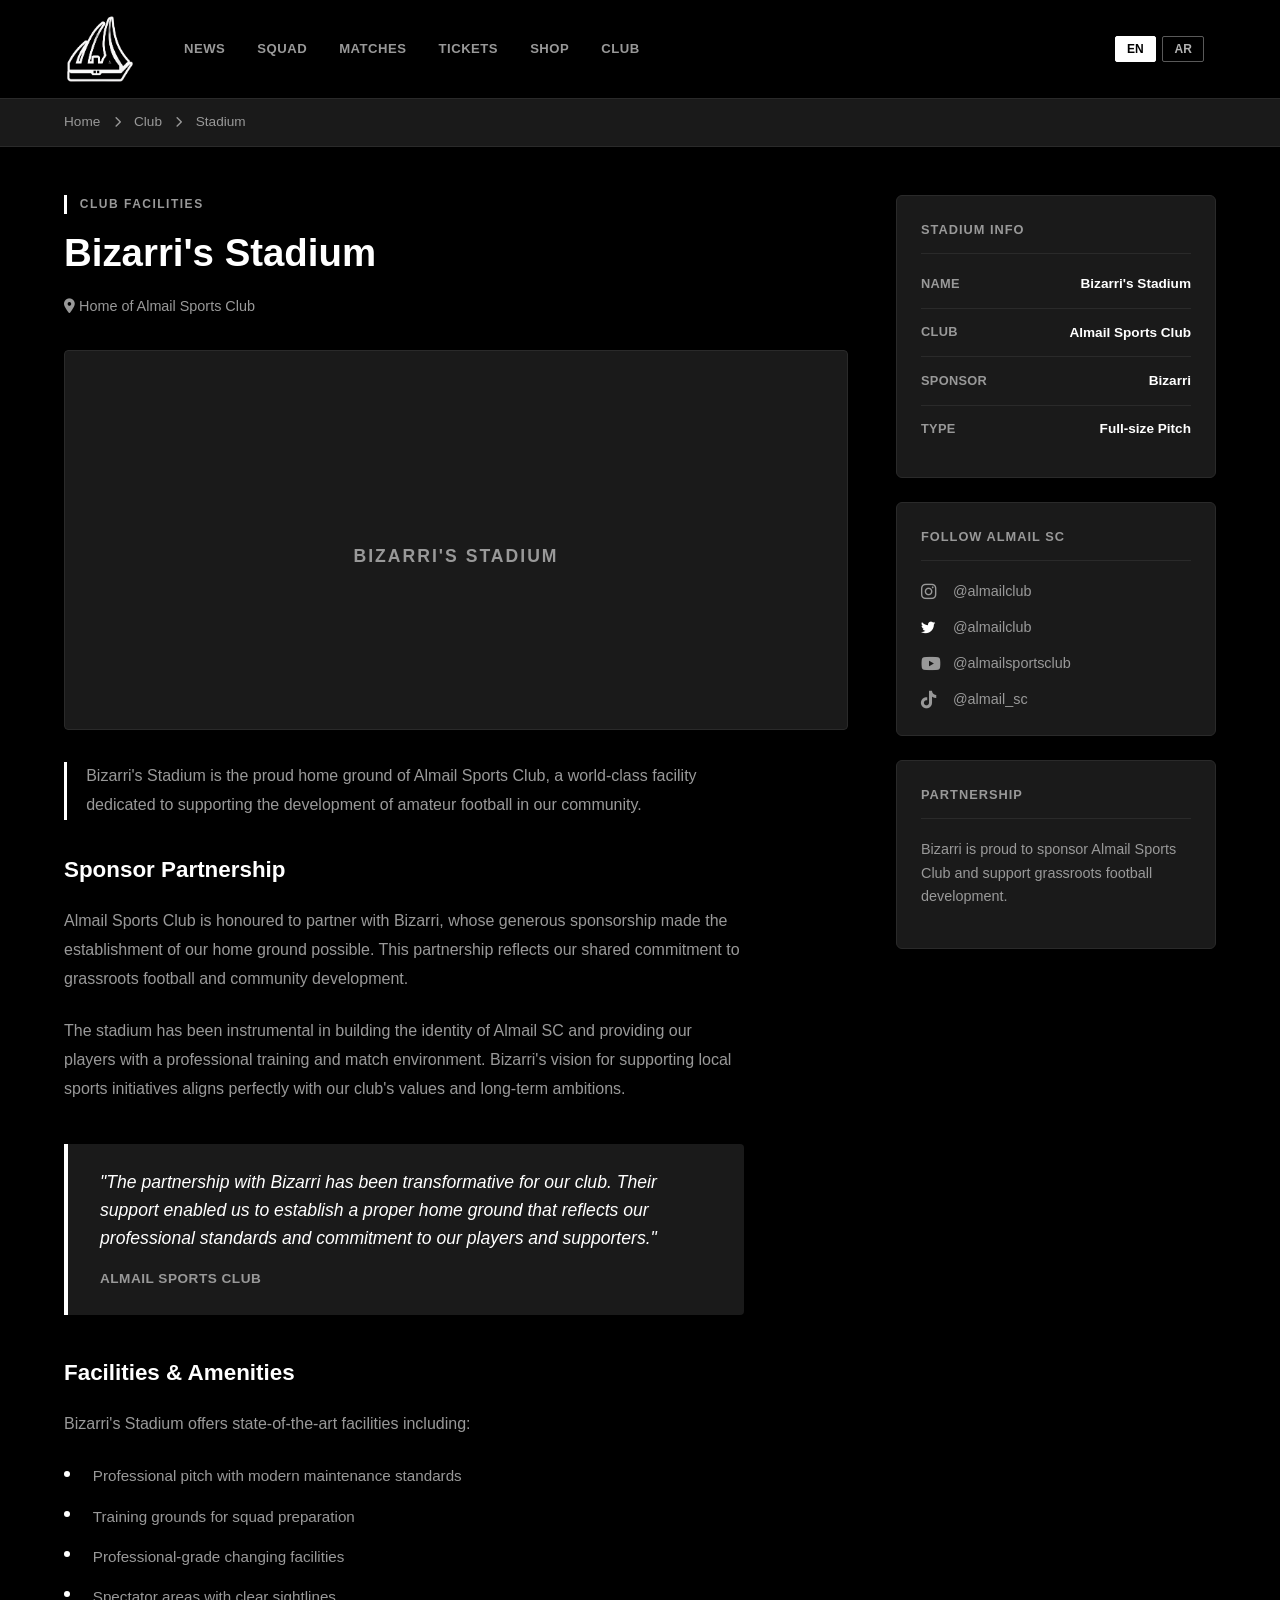
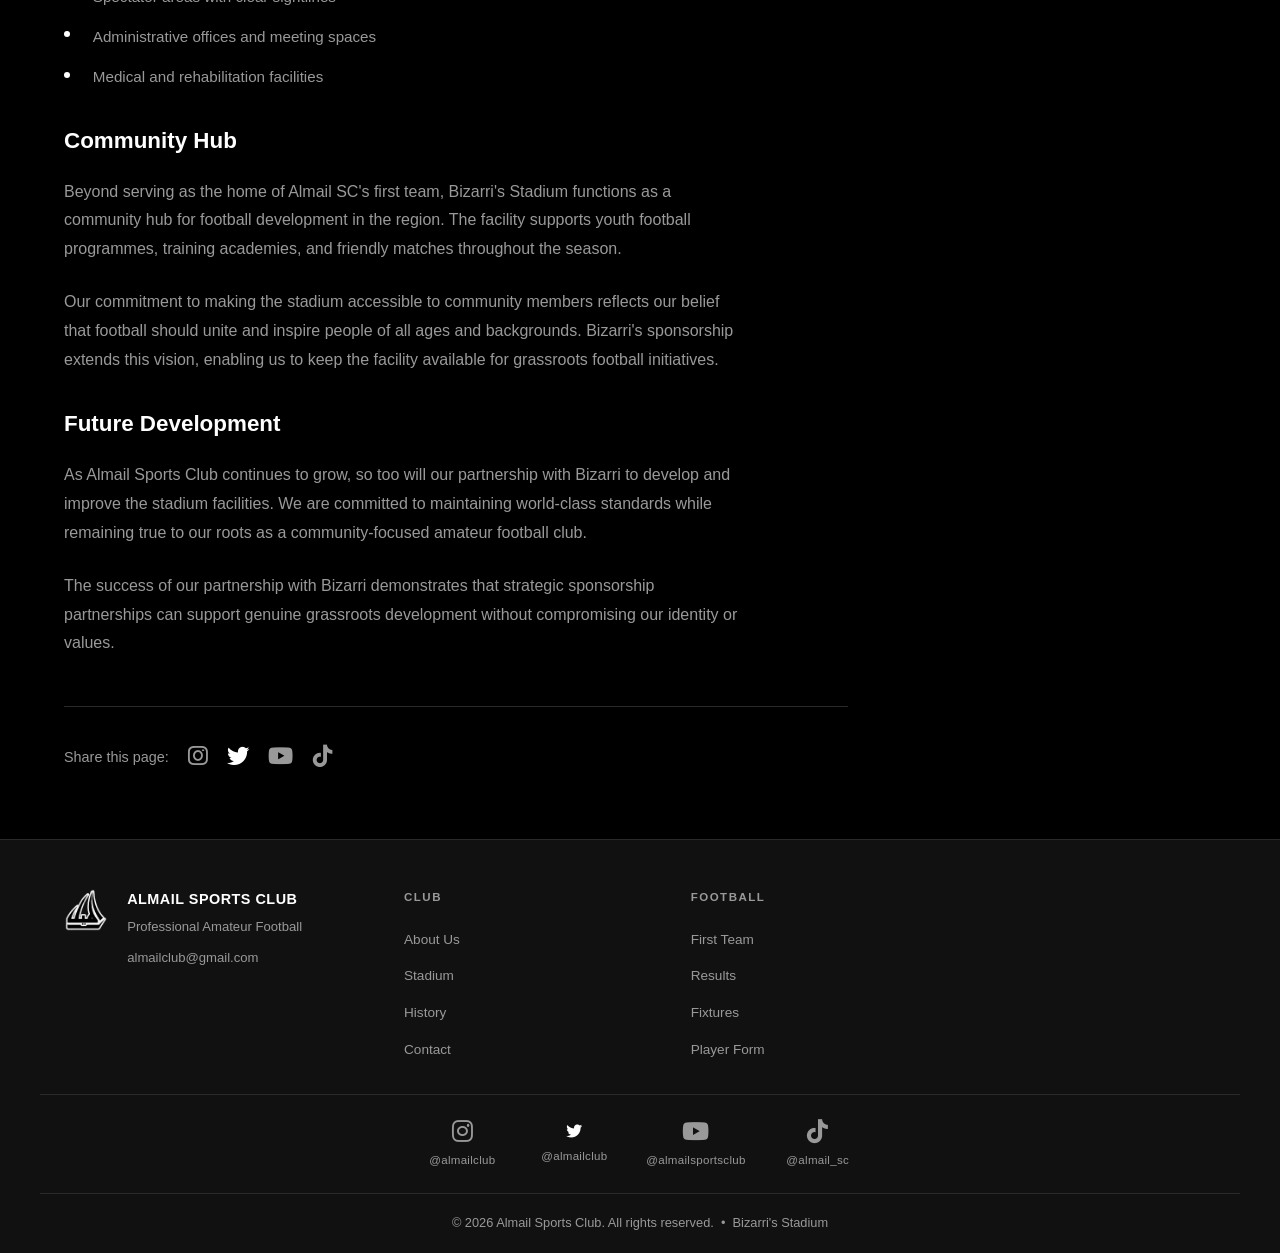
<file: stadium.html>
<!DOCTYPE html>
<html lang="en">
<head>
    <meta charset="UTF-8">
    <meta name="viewport" content="width=device-width, initial-scale=1.0">
    <title>Bizarri's Stadium – Almail Sports Club</title>
    <link rel="icon" type="image/x-icon" href="favicon.ico">
    <link rel="icon" type="image/png" sizes="192x192" href="favicon-192.png">
    <link rel="icon" type="image/png" sizes="32x32" href="favicon-32.png">
    <link rel="icon" type="image/png" sizes="16x16" href="favicon-16.png">
    <link rel="apple-touch-icon" href="favicon-192.png">
    <link rel="stylesheet" href="styles.css">
    <link rel="stylesheet" href="article.css">
    <link rel="stylesheet" href="https://cdnjs.cloudflare.com/ajax/libs/font-awesome/6.4.0/css/all.min.css">
</head>
<body>

    <!-- ── MAIN HEADER ───────────────────────────────────── -->
    <header class="main-header">
        <div class="header-inner">
            <a href="index.html" class="club-logo">
                <div class="club-crest">
                    <img src="AlmailScLogo.png" alt="Almail SC" class="crest-img" onerror="this.style.display='none'; this.nextElementSibling.style.display='flex';">
                    <span class="crest-text crest-fallback">ASC</span>
                </div>
            </a>
            <nav class="main-nav" id="mainNav">
                <a href="index.html#latest" class="nav-link">NEWS</a>
                <a href="index.html#teams" class="nav-link">SQUAD</a>
                <a href="index.html#matches" class="nav-link">MATCHES</a>
                <a href="index.html#tickets" class="nav-link">TICKETS</a>
                <a href="index.html#shop" class="nav-link">SHOP</a>
                <a href="index.html#support" class="nav-link">CLUB</a>
            </nav>
            <div class="header-right">
                <div class="language-switcher">
                    <button class="lang-btn active" data-lang="en" onclick="setLanguage('en')">EN</button>
                    <button class="lang-btn" data-lang="ar" onclick="setLanguage('ar')">AR</button>
                </div>
                <button class="search-btn"><i class="fas fa-search"></i></button>
                <button class="menu-btn" id="menuBtn"><i class="fas fa-bars"></i></button>
            </div>
        </div>
    </header>

    <!-- ── ARTICLE BREADCRUMB ────────────────────────────── -->
    <div class="article-breadcrumb">
        <div class="section-container">
            <a href="index.html">Home</a>
            <span class="breadcrumb-sep"><i class="fas fa-chevron-right"></i></span>
            <a href="index.html#support">Club</a>
            <span class="breadcrumb-sep"><i class="fas fa-chevron-right"></i></span>
            <span>Stadium</span>
        </div>
    </div>

    <!-- ── ARTICLE CONTENT ───────────────────────────────── -->
    <main class="article-main">
        <div class="section-container">
            <div class="article-layout">

                <article class="article-body">
                    <header class="article-header">
                        <div class="article-category">CLUB FACILITIES</div>
                        <h1 class="article-title">Bizarri's Stadium</h1>
                        <div class="article-byline">
                            <span class="byline-date"><i class="fas fa-map-marker-alt"></i> Home of Almail Sports Club</span>
                        </div>
                    </header>

                    <div class="article-hero-img">
                        <div class="article-img-placeholder stadium-placeholder">
                            <i class="fas fa-stadium"></i>
                            <span>BIZARRI'S STADIUM</span>
                        </div>
                    </div>

                    <div class="article-text">
                        <p class="article-lead">Bizarri's Stadium is the proud home ground of Almail Sports Club, a world-class facility dedicated to supporting the development of amateur football in our community.</p>

                        <h2 class="article-subheading">Sponsor Partnership</h2>
                        <p>Almail Sports Club is honoured to partner with Bizarri, whose generous sponsorship made the establishment of our home ground possible. This partnership reflects our shared commitment to grassroots football and community development.</p>

                        <p>The stadium has been instrumental in building the identity of Almail SC and providing our players with a professional training and match environment. Bizarri's vision for supporting local sports initiatives aligns perfectly with our club's values and long-term ambitions.</p>

                        <blockquote class="article-quote">
                            <p>"The partnership with Bizarri has been transformative for our club. Their support enabled us to establish a proper home ground that reflects our professional standards and commitment to our players and supporters."</p>
                            <cite>Almail Sports Club</cite>
                        </blockquote>

                        <h2 class="article-subheading">Facilities &amp; Amenities</h2>
                        <p>Bizarri's Stadium offers state-of-the-art facilities including:</p>
                        <ul class="article-list">
                            <li>Professional pitch with modern maintenance standards</li>
                            <li>Training grounds for squad preparation</li>
                            <li>Professional-grade changing facilities</li>
                            <li>Spectator areas with clear sightlines</li>
                            <li>Administrative offices and meeting spaces</li>
                            <li>Medical and rehabilitation facilities</li>
                        </ul>

                        <h2 class="article-subheading">Community Hub</h2>
                        <p>Beyond serving as the home of Almail SC's first team, Bizarri's Stadium functions as a community hub for football development in the region. The facility supports youth football programmes, training academies, and friendly matches throughout the season.</p>

                        <p>Our commitment to making the stadium accessible to community members reflects our belief that football should unite and inspire people of all ages and backgrounds. Bizarri's sponsorship extends this vision, enabling us to keep the facility available for grassroots football initiatives.</p>

                        <h2 class="article-subheading">Future Development</h2>
                        <p>As Almail Sports Club continues to grow, so too will our partnership with Bizarri to develop and improve the stadium facilities. We are committed to maintaining world-class standards while remaining true to our roots as a community-focused amateur football club.</p>

                        <p>The success of our partnership with Bizarri demonstrates that strategic sponsorship partnerships can support genuine grassroots development without compromising our identity or values.</p>
                    </div>

                    <div class="article-social-share">
                        <span>Share this page:</span>
                        <a href="https://instagram.com/almailclub" target="_blank" rel="noopener"><i class="fab fa-instagram"></i></a>
                        <a href="https://x.com/almailclub" target="_blank" rel="noopener"><i class="fab fa-twitter"></i></a>
                        <a href="https://youtube.com/@almailsportsclub" target="_blank" rel="noopener"><i class="fab fa-youtube"></i></a>
                        <a href="https://tiktok.com/@almail_sc" target="_blank" rel="noopener"><i class="fab fa-tiktok"></i></a>
                    </div>
                </article>

                <!-- Sidebar -->
                <aside class="article-sidebar">
                    <div class="sidebar-card">
                        <h4>STADIUM INFO</h4>
                        <div class="sidebar-info">
                            <div class="sidebar-info-row">
                                <span class="sidebar-label">Name</span>
                                <span class="sidebar-value">Bizarri's Stadium</span>
                            </div>
                            <div class="sidebar-info-row">
                                <span class="sidebar-label">Club</span>
                                <span class="sidebar-value">Almail Sports Club</span>
                            </div>
                            <div class="sidebar-info-row">
                                <span class="sidebar-label">Sponsor</span>
                                <span class="sidebar-value">Bizarri</span>
                            </div>
                            <div class="sidebar-info-row">
                                <span class="sidebar-label">Type</span>
                                <span class="sidebar-value">Full-size Pitch</span>
                            </div>
                        </div>
                    </div>
                    <div class="sidebar-card">
                        <h4>FOLLOW ALMAIL SC</h4>
                        <ul class="sidebar-social">
                            <li><a href="https://instagram.com/almailclub" target="_blank" rel="noopener"><i class="fab fa-instagram"></i> @almailclub</a></li>
                            <li><a href="https://x.com/almailclub" target="_blank" rel="noopener"><i class="fab fa-twitter"></i> @almailclub</a></li>
                            <li><a href="https://youtube.com/@almailsportsclub" target="_blank" rel="noopener"><i class="fab fa-youtube"></i> @almailsportsclub</a></li>
                            <li><a href="https://tiktok.com/@almail_sc" target="_blank" rel="noopener"><i class="fab fa-tiktok"></i> @almail_sc</a></li>
                        </ul>
                    </div>
                    <div class="sidebar-card">
                        <h4>PARTNERSHIP</h4>
                        <p>Bizarri is proud to sponsor Almail Sports Club and support grassroots football development.</p>
                    </div>
                </aside>

            </div>
        </div>
    </main>

    <!-- ── FOOTER ────────────────────────────────────────── -->
    <footer class="footer">
        <div class="footer-main">
            <div class="footer-brand">
                <div class="footer-crest">
                    <img src="AlmailScLogo.png" alt="ASC" class="footer-logo-img" onerror="this.style.display='none'; this.nextElementSibling.style.display='flex';">
                    <span class="footer-crest-text">ASC</span>
                </div>
                <div>
                    <h3>ALMAIL SPORTS CLUB</h3>
                    <p>Professional Amateur Football</p>
                    <p class="footer-email"><a href="mailto:almailclub@gmail.com">almailclub@gmail.com</a></p>
                </div>
            </div>
            <div class="footer-cols">
                <div class="footer-col">
                    <h4>CLUB</h4>
                    <ul>
                        <li><a href="index.html#support">About Us</a></li>
                        <li><a href="stadium.html">Stadium</a></li>
                        <li><a href="index.html#support">History</a></li>
                        <li><a href="index.html#support">Contact</a></li>
                    </ul>
                </div>
                <div class="footer-col">
                    <h4>FOOTBALL</h4>
                    <ul>
                        <li><a href="index.html#teams">First Team</a></li>
                        <li><a href="index.html#matches">Results</a></li>
                        <li><a href="index.html#matches">Fixtures</a></li>
                        <li><a href="index.html#support">Player Form</a></li>
                    </ul>
                </div>
            </div>
        </div>
        <div class="footer-socials">
            <a href="https://instagram.com/almailclub" target="_blank" rel="noopener" class="social-icon-link">
                <i class="fab fa-instagram"></i>
                <span>@almailclub</span>
            </a>
            <a href="https://x.com/almailclub" target="_blank" rel="noopener" class="social-icon-link">
                <i class="fab fa-twitter"></i>
                <span>@almailclub</span>
            </a>
            <a href="https://youtube.com/@almailsportsclub" target="_blank" rel="noopener" class="social-icon-link">
                <i class="fab fa-youtube"></i>
                <span>@almailsportsclub</span>
            </a>
            <a href="https://tiktok.com/@almail_sc" target="_blank" rel="noopener" class="social-icon-link">
                <i class="fab fa-tiktok"></i>
                <span>@almail_sc</span>
            </a>
        </div>
        <div class="footer-bottom">
            <p>&copy; 2026 Almail Sports Club. All rights reserved. &nbsp;&bull;&nbsp; Bizarri's Stadium</p>
        </div>
    </footer>

    <button class="back-to-top" id="backToTop" onclick="window.scrollTo({top:0,behavior:'smooth'})" aria-label="Back to top">
        <i class="fas fa-chevron-up"></i>
    </button>

    <script src="translations.js"></script>
    <script src="script.js"></script>
</body>
</html>
</file>
<file: styles.css>
/* ── RESET & ROOT ─────────────────────────────────────────── */
*, *::before, *::after {
    margin: 0;
    padding: 0;
    box-sizing: border-box;
}

:root {
    --primary:       #000000;
    --primary-dark:  #111111;
    --primary-light: #1a1a1a;
    --accent:        #ffffff;
    --accent-light:  #e8e8e8;
    --white:         #ffffff;
    --text-dark:     #ffffff;
    --text-gray:     #999999;
    --bg-light:      #0f0f0f;
    --border:        #2a2a2a;
    --border-light:  #333333;
    --win:           #4caf50;
}

html { scroll-behavior: smooth; }

body {
    font-family: -apple-system, BlinkMacSystemFont, 'Segoe UI', Arial, sans-serif;
    background: var(--primary);
    color: var(--text-dark);
    line-height: 1.6;
}

a  { text-decoration: none; color: inherit; }
ul { list-style: none; }
button { border: none; background: none; font-family: inherit; cursor: pointer; }
img { display: block; max-width: 100%; }

.section-container {
    max-width: 1200px;
    margin: 0 auto;
    padding: 0 24px;
}

.language-switcher {
    display: flex;
    gap: 0.4rem;
    align-items: center;
    margin-right: 0.75rem;
}

.lang-btn {
    background: transparent;
    border: 1px solid rgba(255, 255, 255, 0.35);
    color: rgba(255, 255, 255, 0.7);
    padding: 0.3rem 0.7rem;
    font-size: 0.75rem;
    font-weight: 600;
    border-radius: 2px;
    cursor: pointer;
    transition: all 0.2s;
}

.lang-btn:hover {
    border-color: var(--white);
    color: var(--white);
}

.lang-btn.active {
    background: var(--white);
    color: var(--primary);
    border-color: var(--white);
}

/* ── BACK TO TOP ─────────────────────────────────────────── */
.back-to-top {
    position: fixed;
    bottom: 2rem;
    right: 2rem;
    background: var(--white);
    color: var(--primary);
    width: 48px;
    height: 48px;
    border-radius: 50%;
    display: flex;
    align-items: center;
    justify-content: center;
    font-size: 1.1rem;
    cursor: pointer;
    z-index: 500;
    opacity: 0;
    pointer-events: none;
    transition: opacity 0.3s ease, transform 0.3s ease;
    box-shadow: 0 4px 16px rgba(0, 0, 0, 0.6);
}

.back-to-top.visible {
    opacity: 1;
    pointer-events: all;
}

.back-to-top:hover {
    transform: translateY(-3px);
    background: var(--accent-light);
}

html[dir="rtl"] .back-to-top,
body.rtl-mode .back-to-top {
    right: auto;
    left: 2rem;
}

.banner-icon {
    display: flex;
    align-items: center;
    gap: 0.4rem;
    color: var(--text-gray);
    transition: color 0.2s;
}

.banner-icon:hover { color: var(--white); }

.banner-lang {
    background: transparent;
    color: var(--text-gray);
    padding: 0.3rem 0.6rem;
    border: 1px solid var(--border);
    border-radius: 2px;
    cursor: pointer;
    font-size: 0.8rem;
}

/* ── MAIN HEADER ────────────────────────────────────────────– */
.main-header {
    background: var(--primary);
    border-bottom: 1px solid var(--border);
    position: sticky;
    top: 0;
    z-index: 200;
}

.header-inner {
    max-width: 1200px;
    margin: 0 auto;
    padding: 0.8rem 24px;
    display: flex;
    align-items: center;
    gap: 2rem;
}

.club-logo { display: flex; align-items: center; }

.club-crest {
    width: 72px;
    height: 72px;
    background: transparent;
    border-radius: 4px;
    display: flex;
    align-items: center;
    justify-content: center;
    overflow: hidden;
    flex-shrink: 0;
}

.crest-img {
    width: 100%;
    height: 100%;
    object-fit: contain;
}

.crest-fallback {
    font-size: 1.1rem;
    font-weight: 700;
    color: var(--primary);
    display: none;
}

.crest-text {
    font-size: 1.1rem;
    font-weight: 700;
    color: var(--primary);
}

.main-nav {
    display: flex;
    gap: 0;
    align-items: center;
    flex: 1;
}

.nav-link {
    color: var(--text-gray);
    font-size: 0.82rem;
    font-weight: 600;
    letter-spacing: 0.5px;
    padding: 0.5rem 1rem;
    transition: color 0.2s;
    position: relative;
    display: flex;
    align-items: center;
    gap: 0.4rem;
    white-space: nowrap;
}

.nav-link:hover { color: var(--white); }

.header-right {
    display: flex;
    gap: 0.5rem;
    align-items: center;
    margin-left: auto;
}

.search-btn, .menu-btn {
    color: var(--text-gray);
    font-size: 1rem;
    padding: 0.5rem;
    transition: color 0.2s;
    display: none;
}

.search-btn:hover, .menu-btn:hover { color: var(--white); }


/* ── HERO ───────────────────────────────────────────────────– */
.hero {
    background: linear-gradient(160deg, #0a0a0a 0%, #111111 60%, #1a1a1a 100%);
    position: relative;
    min-height: 520px;
    display: flex;
    align-items: center;
    overflow: hidden;
    padding: 4rem 24px;
}

.hero::after {
    content: '';
    position: absolute;
    inset: 0;
    background:
        linear-gradient(110deg, transparent 0%, transparent 30%, rgba(255,255,255,0.25) 40%, rgba(255,255,255,0.15) 50%, transparent 65%, transparent 100%),
        linear-gradient(70deg, transparent 0%, transparent 25%, rgba(255,255,255,0.2) 45%, transparent 70%, transparent 100%),
        linear-gradient(to bottom right, transparent 0%, transparent 35%, rgba(255,255,255,0.18) 55%, rgba(255,255,255,0.1) 70%, transparent 100%);
    pointer-events: none;
    z-index: 2;
}

.hero-bg, .hero-overlay { position: absolute; inset: 0; }
.hero-bg { z-index: 1; }
.hero-overlay { background: radial-gradient(ellipse at 70% 50%, rgba(255,255,255,0.03) 0%, rgba(0,0,0,0.3) 100%); z-index: 3; }

.hero-content {
    position: relative;
    z-index: 10;
    max-width: 700px;
}

.hero-logo-wrap {
    margin-bottom: 1.5rem;
}

.hero-logo-img {
    height: 80px;
    width: auto;
}

.hero-title {
    font-size: 3.8rem;
    font-weight: 700;
    letter-spacing: -1px;
    color: var(--white);
    line-height: 1.1;
    margin-bottom: 0.8rem;
}

.hero-subtitle {
    font-size: 1rem;
    color: var(--text-gray);
    letter-spacing: 2px;
    text-transform: uppercase;
    margin-bottom: 2.5rem;
}

.hero-buttons { display: flex; gap: 1rem; flex-wrap: wrap; }

.hero-btn {
    padding: 0.75rem 2rem;
    font-size: 0.85rem;
    font-weight: 700;
    letter-spacing: 0.5px;
    border-radius: 2px;
    transition: all 0.2s;
    display: inline-block;
    text-transform: uppercase;
}

.hero-btn.btn-white {
    background: var(--white);
    color: var(--primary);
}

.hero-btn.btn-white:hover {
    background: var(--accent-light);
}

.hero-btn.btn-ghost {
    border: 1.5px solid rgba(255,255,255,0.4);
    color: var(--white);
}

.hero-btn.btn-ghost:hover {
    border-color: var(--white);
    background: rgba(255,255,255,0.08);
}

/* ── SECTION TITLES ─────────────────────────────────────────– */
.section-title {
    font-size: 0.75rem;
    font-weight: 700;
    letter-spacing: 2px;
    text-transform: uppercase;
    color: var(--text-gray);
    margin-bottom: 2rem;
    padding-bottom: 1rem;
    border-bottom: 1px solid var(--border);
}

/* ── NEWS SECTION ───────────────────────────────────────────– */
.news-section {
    padding: 3.5rem 0;
    background: var(--primary-dark);
    border-bottom: 1px solid var(--border);
}

.news-grid { display: flex; flex-direction: column; gap: 2rem; }

.news-card {
    background: var(--primary-light);
    border: 1px solid var(--border);
    border-radius: 4px;
    overflow: hidden;
    display: grid;
    grid-template-columns: 380px 1fr;
    min-height: 300px;
    cursor: pointer;
    transition: border-color 0.2s, transform 0.2s;
}

.news-card:hover {
    border-color: var(--border-light);
    transform: translateY(-2px);
}

.news-img {
    background: var(--primary);
    position: relative;
    display: flex;
    align-items: flex-start;
}

.news-category-badge {
    position: absolute;
    top: 1rem;
    left: 1rem;
    background: var(--white);
    color: var(--primary);
    font-size: 0.7rem;
    font-weight: 700;
    letter-spacing: 1px;
    text-transform: uppercase;
    padding: 0.3rem 0.8rem;
    border-radius: 2px;
}

.news-img-1 { background: #111; }

.news-body {
    padding: 2rem;
    display: flex;
    flex-direction: column;
    justify-content: center;
}

.news-meta {
    font-size: 0.78rem;
    color: var(--text-gray);
    letter-spacing: 0.5px;
    margin-bottom: 1rem;
}

.news-card h3 {
    font-size: 1.5rem;
    font-weight: 700;
    line-height: 1.3;
    color: var(--white);
    margin-bottom: 1rem;
}

.news-card p {
    font-size: 0.95rem;
    color: var(--text-gray);
    line-height: 1.7;
    margin-bottom: 1.8rem;
}

.news-link {
    display: inline-flex;
    align-items: center;
    gap: 0.5rem;
    font-size: 0.82rem;
    font-weight: 700;
    letter-spacing: 0.5px;
    color: var(--white);
    border-bottom: 1px solid var(--border-light);
    padding-bottom: 0.2rem;
    transition: border-color 0.2s;
    width: fit-content;
}

.news-link:hover { border-color: var(--white); }

/* ── MATCHES SECTION ────────────────────────────────────────– */
.matches-section {
    padding: 3.5rem 0;
    background: var(--primary);
    border-bottom: 1px solid var(--border);
}

/* Season Tabs */
.season-tabs {
    display: flex;
    gap: 0;
    margin-bottom: 2rem;
    border-bottom: 1px solid var(--border);
}

.season-tab {
    padding: 0.8rem 2rem;
    font-size: 0.85rem;
    font-weight: 600;
    letter-spacing: 0.5px;
    color: var(--text-gray);
    border-bottom: 2px solid transparent;
    margin-bottom: -1px;
    transition: all 0.2s;
}

.season-tab.active {
    color: var(--white);
    border-bottom-color: var(--white);
}

.season-tab:hover:not(.active) {
    color: var(--accent-light);
}

.season-panel { display: none; }
.season-panel.active { display: block; }

/* Football App Match Card */
.match-app-card {
    background: var(--primary-light);
    border: 1px solid var(--border);
    border-radius: 6px;
    overflow: hidden;
    cursor: pointer;
    transition: border-color 0.2s;
    margin-bottom: 1rem;
}

.match-app-card:hover { border-color: var(--border-light); }

.match-app-header {
    background: var(--primary-dark);
    border-bottom: 1px solid var(--border);
    padding: 0.7rem 1.5rem;
    display: flex;
    align-items: center;
    gap: 1rem;
}

.match-competition-badge {
    font-size: 0.72rem;
    font-weight: 700;
    letter-spacing: 1.5px;
    text-transform: uppercase;
    color: var(--text-gray);
}

.match-type-badge {
    background: var(--white);
    color: var(--primary);
    font-size: 0.65rem;
    font-weight: 700;
    letter-spacing: 1px;
    padding: 0.2rem 0.6rem;
    border-radius: 2px;
}

.match-app-body {
    display: grid;
    grid-template-columns: 1fr auto 1fr;
    align-items: center;
    padding: 2rem 3rem;
    gap: 2rem;
}

.match-app-team {
    display: flex;
    flex-direction: column;
    align-items: center;
    gap: 1rem;
}

.home-team { align-items: center; }
.away-team { align-items: center; }

.match-team-crest {
    width: 80px;
    height: 80px;
    background: transparent;
    border-radius: 4px;
    display: flex;
    align-items: center;
    justify-content: center;
    overflow: hidden;
    position: relative;
}

.match-team-crest img {
    width: 100%;
    height: 100%;
    object-fit: contain;
}

.match-team-crest.alt-crest {
    background: transparent;
    border: none;
}

.crest-placeholder {
    font-size: 1.6rem;
    font-weight: 700;
    color: var(--primary);
    display: none;
}

.alt-crest .crest-placeholder {
    color: var(--text-gray);
    display: flex;
}

.match-team-name {
    font-size: 0.9rem;
    font-weight: 700;
    letter-spacing: 0.5px;
    text-align: center;
    color: var(--white);
}

.match-app-score-block {
    text-align: center;
    display: flex;
    flex-direction: column;
    align-items: center;
    gap: 0.5rem;
}

.match-app-score {
    font-size: 3rem;
    font-weight: 700;
    color: var(--white);
    letter-spacing: -2px;
    line-height: 1;
}

.score-sep {
    font-size: 2.5rem;
    color: var(--border-light);
    font-weight: 300;
}

.match-app-status {
    font-size: 0.72rem;
    font-weight: 700;
    letter-spacing: 1px;
    padding: 0.2rem 0.8rem;
    border-radius: 2px;
    text-transform: uppercase;
}

.match-app-status.ft {
    background: var(--primary-dark);
    border: 1px solid var(--border-light);
    color: var(--text-gray);
}

.match-app-status.live {
    background: #dc2626;
    color: var(--white);
}

.match-app-footer {
    background: var(--primary-dark);
    border-top: 1px solid var(--border);
    padding: 0.9rem 1.5rem;
    display: flex;
    align-items: center;
    gap: 2rem;
    font-size: 0.8rem;
    color: var(--text-gray);
}

.match-app-footer i { margin-right: 0.4rem; }

.match-details-link {
    margin-left: auto;
    color: var(--accent-light);
    font-size: 0.75rem;
    font-weight: 600;
    letter-spacing: 0.5px;
    cursor: pointer;
    transition: color 0.2s;
}

.match-details-link:hover { color: var(--white); }

/* Coming Soon — Matches */
.coming-soon-matches {
    background: var(--primary-light);
    border: 1px solid var(--border);
    border-radius: 6px;
    padding: 4rem 2rem;
    text-align: center;
}

.coming-soon-matches i {
    font-size: 2.5rem;
    color: var(--border-light);
    margin-bottom: 1.2rem;
    display: block;
}

.coming-soon-matches h3 {
    font-size: 1.1rem;
    font-weight: 700;
    color: var(--white);
    margin-bottom: 0.6rem;
}

.coming-soon-matches p {
    font-size: 0.9rem;
    color: var(--text-gray);
}

/* ── MATCH DETAIL MODAL ─────────────────────────────────────– */
.match-detail-modal {
    display: none;
    position: fixed;
    inset: 0;
    background: rgba(0,0,0,0.85);
    z-index: 1000;
    align-items: center;
    justify-content: center;
    padding: 1.5rem;
}

.match-detail-modal.active { display: flex; }

.match-detail-content {
    background: var(--primary-dark);
    border: 1px solid var(--border);
    border-radius: 6px;
    width: 100%;
    max-width: 520px;
    max-height: 90vh;
    overflow-y: auto;
    position: relative;
}

.close-modal {
    position: absolute;
    top: 1rem;
    right: 1rem;
    font-size: 1.4rem;
    color: var(--text-gray);
    cursor: pointer;
    transition: color 0.2s;
    z-index: 10;
    line-height: 1;
}

.close-modal:hover { color: var(--white); }

/* Modal match header */
.modal-match-header {
    background: var(--primary-light);
    border-bottom: 1px solid var(--border);
    padding: 2rem 1.5rem 1.5rem;
    text-align: center;
}

.modal-competition {
    font-size: 0.72rem;
    font-weight: 700;
    letter-spacing: 1.5px;
    text-transform: uppercase;
    color: var(--text-gray);
    margin-bottom: 1.5rem;
}

.modal-teams-row {
    display: grid;
    grid-template-columns: 1fr auto 1fr;
    align-items: center;
    gap: 1.5rem;
    margin-bottom: 1.5rem;
}

.modal-team {
    display: flex;
    flex-direction: column;
    align-items: center;
    gap: 0.8rem;
}

.modal-crest {
    width: 52px;
    height: 52px;
    background: transparent;
    border-radius: 4px;
    display: flex;
    align-items: center;
    justify-content: center;
    overflow: hidden;
    font-size: 1.3rem;
    font-weight: 700;
}

.modal-crest img {
    width: 100%;
    height: 100%;
    object-fit: contain;
}

.modal-crest.home {
    background: transparent;
}

.modal-crest.away {
    background: transparent;
    border: none;
    color: var(--text-gray);
}

.modal-team-name {
    font-size: 0.82rem;
    font-weight: 700;
    color: var(--white);
    text-align: center;
}

.modal-score-block { text-align: center; }

.modal-score {
    font-size: 2.5rem;
    font-weight: 700;
    color: var(--white);
    letter-spacing: -1px;
    line-height: 1;
    margin-bottom: 0.4rem;
}

.modal-status {
    font-size: 0.7rem;
    font-weight: 700;
    letter-spacing: 1px;
    color: var(--text-gray);
    background: var(--primary);
    border: 1px solid var(--border);
    padding: 0.2rem 0.7rem;
    border-radius: 2px;
    display: inline-block;
}

.modal-meta-row {
    display: flex;
    align-items: center;
    justify-content: center;
    gap: 1.5rem;
    font-size: 0.8rem;
    color: var(--text-gray);
    flex-wrap: wrap;
}

.modal-meta-row i { margin-right: 0.3rem; }

/* Modal Tabs */
.modal-tabs {
    display: flex;
    border-bottom: 1px solid var(--border);
}

.modal-tab {
    flex: 1;
    padding: 0.9rem;
    font-size: 0.78rem;
    font-weight: 700;
    letter-spacing: 1px;
    color: var(--text-gray);
    border-bottom: 2px solid transparent;
    margin-bottom: -1px;
    transition: all 0.2s;
}

.modal-tab.active {
    color: var(--white);
    border-bottom-color: var(--white);
}

.modal-tab:hover:not(.active) { color: var(--accent-light); }

.modal-tab-panel {
    display: none;
    padding: 1.5rem;
}

.modal-tab-panel.active { display: block; }

.detail-row {
    display: flex;
    justify-content: space-between;
    align-items: center;
    padding: 0.9rem 0;
    border-bottom: 1px solid var(--border);
}

.detail-row:last-child { border-bottom: none; }

.detail-label { font-size: 0.85rem; color: var(--text-gray); }
.detail-value { font-size: 0.85rem; font-weight: 600; color: var(--white); }
.detail-value.winner { color: var(--win); }

.coming-soon-tab {
    text-align: center;
    padding: 2.5rem 1rem;
    color: var(--text-gray);
}

.coming-soon-tab i {
    font-size: 2rem;
    margin-bottom: 0.8rem;
    display: block;
    opacity: 0.5;
}

.coming-soon-tab p {
    font-size: 0.9rem;
}

/* ── GOALS TIMELINE ─────────────────────────────────────────── */
.goals-timeline { padding: 0.25rem 0; }

.goals-header-row {
    display: grid;
    grid-template-columns: 1fr 44px 1fr;
    padding: 0.6rem 0 0.75rem;
    margin-bottom: 0.25rem;
    border-bottom: 1px solid var(--border);
}

.goals-team-lbl {
    font-size: 0.68rem;
    font-weight: 700;
    letter-spacing: 0.09em;
    color: var(--text-gray);
}

.goals-team-lbl.align-right { text-align: right; }

.goal-row {
    display: grid;
    grid-template-columns: 1fr 44px 1fr;
    align-items: center;
    min-height: 42px;
    border-bottom: 1px solid rgba(255,255,255,0.05);
}

.goal-time-col {
    font-size: 0.72rem;
    font-weight: 700;
    color: var(--text-gray);
    text-align: center;
}

.goal-home-col {
    display: flex;
    align-items: center;
    justify-content: flex-end;
    gap: 0.45rem;
    padding-right: 0.5rem;
}

.goal-away-col {
    display: flex;
    align-items: center;
    gap: 0.45rem;
    padding-left: 0.5rem;
}

.goal-ball { font-size: 0.65rem; color: var(--white); }

.goal-score-pill {
    font-size: 0.73rem;
    font-weight: 700;
    background: var(--primary-light);
    border: 1px solid var(--border);
    padding: 0.12rem 0.45rem;
    border-radius: 20px;
    color: var(--white);
    white-space: nowrap;
}

.goal-scorer { font-size: 0.85rem; color: var(--white); }

/* ── LINEUP TAB ─────────────────────────────────────────────── */
.hidden { display: none !important; }

.lineup-list {
    list-style: none;
    padding: 0;
    margin: 0;
}

.lineup-player { border-bottom: 1px solid var(--border); }

.lineup-player-btn {
    width: 100%;
    display: flex;
    align-items: center;
    justify-content: space-between;
    padding: 1rem 0;
    background: none;
    border: none;
    cursor: pointer;
    color: var(--white);
}

.lineup-player-btn:hover .lineup-player-name { color: rgba(255,255,255,0.6); }

.lineup-player-name {
    font-size: 0.95rem;
    font-weight: 600;
    transition: color 0.2s;
}

.lineup-chevron-right {
    font-size: 0.7rem;
    color: var(--text-gray);
}

/* ── PLAYER PROFILE ─────────────────────────────────────────── */
.player-profile-view { padding: 0; }

.profile-back-btn {
    background: none;
    border: none;
    color: var(--text-gray);
    font-size: 0.78rem;
    font-weight: 600;
    letter-spacing: 0.05em;
    cursor: pointer;
    padding: 0.75rem 0 1.25rem;
    display: flex;
    align-items: center;
    gap: 0.5rem;
    transition: color 0.2s;
}

.profile-back-btn:hover { color: var(--white); }

.player-profile-card { padding: 0 0 1rem; }

.profile-name {
    font-size: 1.35rem;
    font-weight: 700;
    letter-spacing: 0.03em;
    color: var(--white);
    padding-bottom: 1rem;
    margin-bottom: 0.25rem;
    border-bottom: 1px solid var(--border);
}

.profile-detail-item {
    display: flex;
    justify-content: space-between;
    align-items: center;
    padding: 0.8rem 0;
    border-bottom: 1px solid rgba(255,255,255,0.06);
}

.profile-label {
    font-size: 0.68rem;
    font-weight: 700;
    letter-spacing: 0.09em;
    color: var(--text-gray);
    text-transform: uppercase;
}

.profile-value {
    font-size: 0.9rem;
    font-weight: 600;
    color: var(--white);
}

/* ── SQUAD SECTION ──────────────────────────────────────────– */
.teams-section {
    padding: 3.5rem 0;
    background: var(--primary-dark);
    border-bottom: 1px solid var(--border);
}

/* ── COMING SOON GENERIC ────────────────────────────────────– */
.coming-soon-section {
    background: var(--primary-light);
    border: 1px solid var(--border);
    border-radius: 6px;
    padding: 4.5rem 2rem;
    text-align: center;
}

.coming-soon-section i {
    font-size: 2.5rem;
    color: var(--border-light);
    margin-bottom: 1.2rem;
    display: block;
}

.coming-soon-section h3 {
    font-size: 1.2rem;
    font-weight: 700;
    color: var(--white);
    margin-bottom: 0.6rem;
}

.coming-soon-section p {
    font-size: 0.9rem;
    color: var(--text-gray);
    max-width: 480px;
    margin: 0 auto;
}

/* ── TICKETS ────────────────────────────────────────────────– */
.tickets-section {
    padding: 3.5rem 0;
    background: var(--primary);
    border-bottom: 1px solid var(--border);
}

/* ── SHOP ───────────────────────────────────────────────────– */
.shop-section {
    padding: 3.5rem 0;
    background: var(--primary-dark);
    border-bottom: 1px solid var(--border);
}

/* ── CLUB INFO ──────────────────────────────────────────────– */
.support-section {
    padding: 3.5rem 0;
    background: var(--primary);
    border-bottom: 1px solid var(--border);
}

.info-grid {
    display: grid;
    grid-template-columns: repeat(auto-fit, minmax(260px, 1fr));
    gap: 1.5rem;
}

.info-box {
    background: var(--primary-light);
    border: 1px solid var(--border);
    border-radius: 4px;
    padding: 1.8rem;
    transition: border-color 0.2s;
}

.info-box:hover { border-color: var(--border-light); }

.info-box h4 {
    font-size: 0.78rem;
    font-weight: 700;
    letter-spacing: 1px;
    text-transform: uppercase;
    color: var(--white);
    margin-bottom: 1rem;
    display: flex;
    align-items: center;
    gap: 0.7rem;
}

.info-box h4 i { color: var(--text-gray); }

.info-box p {
    font-size: 0.88rem;
    color: var(--text-gray);
    line-height: 1.7;
    margin-bottom: 1.5rem;
}

.info-link {
    display: inline-block;
    font-size: 0.78rem;
    font-weight: 700;
    letter-spacing: 0.5px;
    text-transform: uppercase;
    color: var(--white);
    border-bottom: 1px solid var(--border-light);
    padding-bottom: 0.2rem;
    transition: border-color 0.2s;
}

.info-link:hover { border-color: var(--white); }

.info-link.disabled {
    color: var(--text-gray);
    cursor: not-allowed;
    border-color: var(--border);
}

.contact-links {
    display: flex;
    gap: 0.8rem;
    flex-wrap: wrap;
    margin-bottom: 1rem;
}

.info-link.whatsapp { color: var(--text-gray); }
.info-link.whatsapp:hover { color: var(--white); }

.contact-details {
    display: flex;
    flex-direction: column;
    gap: 0.4rem;
    font-size: 0.8rem;
    color: var(--text-gray);
}

.contact-details i { margin-right: 0.5rem; }

/* ── FOOTER ─────────────────────────────────────────────────– */
.footer {
    background: var(--primary-dark);
    border-top: 1px solid var(--border);
}

.footer-main {
    max-width: 1200px;
    margin: 0 auto;
    padding: 3rem 24px 2rem;
    display: flex;
    gap: 5rem;
}

.footer-brand {
    display: flex;
    gap: 1.2rem;
    align-items: flex-start;
    flex: 0 0 260px;
}

.footer-crest {
    width: 44px;
    height: 44px;
    background: transparent;
    border-radius: 3px;
    display: flex;
    align-items: center;
    justify-content: center;
    overflow: hidden;
    flex-shrink: 0;
}

.footer-logo-img {
    width: 100%;
    height: 100%;
    object-fit: contain;
}

.footer-crest-text {
    font-size: 1rem;
    font-weight: 700;
    color: var(--primary);
    display: none;
}

.footer-brand h3 {
    font-size: 0.9rem;
    font-weight: 700;
    letter-spacing: 0.5px;
    margin-bottom: 0.3rem;
}

.footer-brand p {
    font-size: 0.82rem;
    color: var(--text-gray);
}

.footer-email {
    margin-top: 0.6rem;
}

.footer-email a {
    font-size: 0.82rem;
    color: var(--text-gray);
    transition: color 0.2s;
}

.footer-email a:hover { color: var(--white); }

.footer-cols {
    display: grid;
    grid-template-columns: repeat(3, 1fr);
    gap: 3rem;
    flex: 1;
}

.footer-col h4 {
    font-size: 0.72rem;
    font-weight: 700;
    letter-spacing: 1.5px;
    text-transform: uppercase;
    color: var(--text-gray);
    margin-bottom: 1.2rem;
}

.footer-col ul { display: flex; flex-direction: column; gap: 0.7rem; }

.footer-col a {
    font-size: 0.85rem;
    color: var(--text-gray);
    transition: color 0.2s;
}

.footer-col a:hover { color: var(--white); }

.social-list { gap: 0.9rem !important; }

.social-list a {
    display: flex;
    align-items: center;
    gap: 0.6rem;
    font-size: 0.85rem;
}

.social-list i { width: 1rem; }

.fab.fa-x-twitter {
    color: var(--white) !important;
}

.fa-x-twitter {
    color: var(--white) !important;
}

/* Footer Social Icons Bar */
.footer-socials {
    max-width: 1200px;
    margin: 0 auto;
    padding: 1.5rem 24px;
    border-top: 1px solid var(--border);
    display: flex;
    gap: 2rem;
    align-items: center;
    justify-content: center;
    flex-wrap: wrap;
}

.social-icon-link {
    display: flex;
    flex-direction: column;
    align-items: center;
    gap: 0.5rem;
    color: var(--text-gray);
    transition: color 0.2s;
    min-width: 80px;
    text-align: center;
}

.social-icon-link:hover { color: var(--white); }

.social-icon-link i { font-size: 1.5rem; }

.social-icon-link span {
    font-size: 0.72rem;
    letter-spacing: 0.3px;
    white-space: nowrap;
}

.footer-bottom {
    max-width: 1200px;
    margin: 0 auto;
    padding: 1.2rem 24px;
    border-top: 1px solid var(--border);
    text-align: center;
    color: var(--text-gray);
    font-size: 0.8rem;
}

/* ── RESPONSIVE ─────────────────────────────────────────────– */
@media (max-width: 1100px) {
    .hero-title { font-size: 2.8rem; }

    .footer-main { flex-direction: column; gap: 2.5rem; }
    .footer-brand { flex: none; }
    .footer-cols { grid-template-columns: repeat(2, 1fr); gap: 2rem; }

    .match-app-body { padding: 1.5rem; }
}

@media (max-width: 768px) {
    .main-nav {
        position: absolute;
        top: 100%;
        left: 0;
        right: 0;
        background: var(--primary-dark);
        flex-direction: column;
        gap: 0;
        max-height: 0;
        overflow: hidden;
        transition: max-height 0.3s ease;
        border-bottom: 1px solid var(--border);
        z-index: 999;
    }

    .main-nav.open { max-height: 400px; }

    .main-nav.open .nav-link {
        padding: 1rem 1.5rem;
        border-left: 2px solid transparent;
        border-bottom: 1px solid var(--border);
    }

    .main-nav.open .nav-link:hover {
        border-left-color: var(--white);
        background: var(--primary-light);
    }

    .search-btn, .menu-btn { display: block; }

    .header-inner { position: relative; }

    .hero { min-height: 380px; padding: 2.5rem 16px; }
    .hero-title { font-size: 2rem; }

    .news-card {
        grid-template-columns: 1fr;
        min-height: auto;
    }

    .news-img { min-height: 200px; }

    .match-app-body {
        grid-template-columns: 1fr;
        padding: 1.5rem 1rem;
        gap: 1rem;
        text-align: center;
    }

    .match-app-score-block { order: -1; }
    .match-app-score { font-size: 2.5rem; }

    .match-app-footer {
        flex-direction: column;
        gap: 0.5rem;
        align-items: flex-start;
        padding: 1rem 1.5rem;
    }

    .match-details-link { margin-left: 0; }

    .season-tab { padding: 0.8rem 1.2rem; font-size: 0.8rem; }

    .modal-teams-row { grid-template-columns: 1fr auto 1fr; gap: 1rem; }
    .modal-score { font-size: 2rem; }

    .footer-cols { grid-template-columns: 1fr 1fr; }
    .footer-socials { gap: 1.5rem; }

    .section-container { padding: 0 16px; }
}

@media (max-width: 480px) {
    .hero-title { font-size: 1.6rem; }
    .hero-subtitle { font-size: 0.8rem; }
    .hero-btn { padding: 0.65rem 1.4rem; font-size: 0.8rem; }

    .match-app-header { padding: 0.6rem 1rem; }
    .match-team-crest { width: 60px; height: 60px; }
    .match-team-name { font-size: 0.8rem; }

    .footer-cols { grid-template-columns: 1fr; }
    .footer-main { padding: 2rem 16px; }

    .season-tabs { overflow-x: auto; }
    .season-tab { white-space: nowrap; }
}

/* ── 2023 COMPETITION SUB-TABS ───────────────────────────── */
.comp-subtabs {
    display: flex;
    gap: 0.5rem;
    margin: 1.5rem 0 1rem;
    border-bottom: 1px solid rgba(255,255,255,0.1);
    padding-bottom: 0;
}
.comp-subtab {
    background: transparent;
    border: none;
    color: rgba(255,255,255,0.5);
    font-size: 0.85rem;
    font-weight: 700;
    letter-spacing: 0.08em;
    padding: 0.65rem 1.2rem;
    cursor: pointer;
    border-bottom: 2px solid transparent;
    margin-bottom: -1px;
    transition: color 0.2s, border-color 0.2s;
}
.comp-subtab:hover { color: var(--white); }
.comp-subtab.active {
    color: var(--white);
    border-bottom-color: var(--white);
}
.view-toggle-bar {
    display: flex;
    gap: 0.5rem;
    margin: 1rem 0;
}
.view-toggle-btn {
    background: rgba(255,255,255,0.07);
    border: 1px solid rgba(255,255,255,0.15);
    color: rgba(255,255,255,0.6);
    font-size: 0.78rem;
    font-weight: 700;
    letter-spacing: 0.06em;
    padding: 0.5rem 1rem;
    border-radius: 4px;
    cursor: pointer;
    transition: background 0.2s, color 0.2s;
    display: flex;
    align-items: center;
    gap: 0.4rem;
}
.view-toggle-btn:hover { background: rgba(255,255,255,0.12); color: var(--white); }
.view-toggle-btn.active {
    background: var(--white);
    color: var(--primary);
    border-color: var(--white);
}

/* ── RTL (ARABIC) SUPPORT ─────────────────────────────────– */
html[dir="rtl"],
body.rtl-mode {
    direction: rtl;
    text-align: right;
}

html[dir="rtl"] .header-inner,
body.rtl-mode .header-inner {
    flex-direction: row-reverse;
}

html[dir="rtl"] .header-right,
body.rtl-mode .header-right {
    margin-left: 0;
    margin-right: auto;
}

html[dir="rtl"] .footer-brand,
body.rtl-mode .footer-brand {
    flex-direction: row-reverse;
}

html[dir="rtl"] .article-category,
body.rtl-mode .article-category {
    border-left: none;
    border-right: 3px solid var(--accent);
    padding-left: 0;
    padding-right: 0.8rem;
}

html[dir="rtl"] .article-lead,
body.rtl-mode .article-lead {
    border-left: none;
    border-right: 3px solid var(--accent);
    padding-left: 1.2rem;
    padding-right: 0;
}

html[dir="rtl"] .article-list li,
body.rtl-mode .article-list li {
    padding-left: 0;
    padding-right: 1.8rem;
}

html[dir="rtl"] .article-list li::before,
body.rtl-mode .article-list li::before {
    left: auto;
    right: 0;
}

html[dir="rtl"] .match-details-link,
body.rtl-mode .match-details-link {
    margin-left: 0;
    margin-right: auto;
}

html[dir="rtl"] .news-card,
body.rtl-mode .news-card {
    grid-template-columns: 1fr 380px;
}

html[dir="rtl"] .news-category-badge,
body.rtl-mode .news-category-badge {
    left: auto;
    right: 1rem;
}

html[dir="rtl"] .sidebar-info-row,
body.rtl-mode .sidebar-info-row {
    flex-direction: row-reverse;
}

html[dir="rtl"] .contact-links,
body.rtl-mode .contact-links {
    flex-direction: row-reverse;
}

html[dir="rtl"] .article-layout,
body.rtl-mode .article-layout {
    grid-template-columns: 320px 1fr;
}

@media (max-width: 1100px) {
    html[dir="rtl"] .article-layout,
    body.rtl-mode .article-layout {
        grid-template-columns: 1fr;
    }
}

html[dir="rtl"] .hero-buttons,
body.rtl-mode .hero-buttons {
    flex-direction: row-reverse;
}

/* ── FLOATING MAIN MENU ──────────────────────────────────── */
.float-menu-wrap {
    position: fixed;
    bottom: 2rem;
    left: 2rem;
    z-index: 600;
}

.float-menu-btn {
    width: 52px;
    height: 52px;
    border-radius: 50%;
    background: var(--primary-light);
    border: 1px solid var(--border-light);
    color: var(--white);
    font-size: 1.1rem;
    cursor: pointer;
    display: flex;
    align-items: center;
    justify-content: center;
    transition: background 0.2s, transform 0.2s;
    box-shadow: 0 4px 16px rgba(0,0,0,0.6);
}

.float-menu-btn:hover {
    background: var(--border-light);
    transform: scale(1.06);
}

.float-menu-panel {
    position: absolute;
    bottom: 64px;
    left: 0;
    background: var(--primary-dark);
    border: 1px solid var(--border-light);
    border-radius: 8px;
    width: 220px;
    overflow: hidden;
    opacity: 0;
    pointer-events: none;
    transform: translateY(12px);
    transition: opacity 0.2s ease, transform 0.2s ease;
    box-shadow: 0 8px 32px rgba(0,0,0,0.7);
}

.float-menu-panel.open {
    opacity: 1;
    pointer-events: all;
    transform: translateY(0);
}

.float-menu-header {
    display: flex;
    align-items: center;
    justify-content: space-between;
    padding: 0.9rem 1.2rem;
    border-bottom: 1px solid var(--border);
    font-size: 0.72rem;
    font-weight: 700;
    letter-spacing: 1.5px;
    color: var(--text-gray);
}

.float-menu-header button {
    color: var(--text-gray);
    font-size: 1rem;
    cursor: pointer;
    transition: color 0.2s;
}

.float-menu-header button:hover { color: var(--white); }

.float-menu-links {
    padding: 0.5rem 0;
}

.float-menu-links li a {
    display: flex;
    align-items: center;
    gap: 0.9rem;
    padding: 0.75rem 1.2rem;
    color: var(--text-gray);
    font-size: 0.85rem;
    font-weight: 600;
    transition: all 0.2s;
}

.float-menu-links li a:hover {
    color: var(--white);
    background: var(--primary-light);
    padding-left: 1.5rem;
}

.float-menu-links i {
    width: 1rem;
    font-size: 0.9rem;
    text-align: center;
}

.float-menu-top {
    width: 100%;
    padding: 0.9rem 1.2rem;
    border-top: 1px solid var(--border);
    color: var(--white);
    font-size: 0.8rem;
    font-weight: 700;
    letter-spacing: 0.5px;
    cursor: pointer;
    display: flex;
    align-items: center;
    gap: 0.7rem;
    transition: background 0.2s;
    text-align: left;
}

.float-menu-top:hover { background: var(--primary-light); }

/* RTL float menu */
html[dir="rtl"] .float-menu-wrap,
body.rtl-mode .float-menu-wrap {
    left: auto;
    right: 2rem;
}

html[dir="rtl"] .float-menu-panel,
body.rtl-mode .float-menu-panel {
    left: auto;
    right: 0;
}

html[dir="rtl"] .float-menu-links li a,
body.rtl-mode .float-menu-links li a {
    flex-direction: row-reverse;
}

html[dir="rtl"] .float-menu-links li a:hover,
body.rtl-mode .float-menu-links li a:hover {
    padding-left: 1.2rem;
    padding-right: 1.5rem;
}

html[dir="rtl"] .float-menu-top,
body.rtl-mode .float-menu-top {
    flex-direction: row-reverse;
    text-align: right;
}

/* ── X / TWITTER ICON FORCE WHITE ────────────────────────── */
.footer-socials .social-icon-link i.fa-twitter,
.article-social-share a i.fa-twitter,
.sidebar-social a i.fa-twitter,
i.fa-twitter, .fa-twitter {
    color: var(--white) !important;
    -webkit-text-fill-color: var(--white) !important;
    font-size: inherit;
}
}
</file>
<file: article.css>
/* ── ARTICLE BREADCRUMB ───────────────────────────────────── */
.article-breadcrumb {
    background: var(--primary-light);
    border-bottom: 1px solid var(--border);
    padding: 0.8rem 0;
    font-size: 0.85rem;
}

.article-breadcrumb a {
    color: var(--text-gray);
    transition: color 0.3s ease;
}

.article-breadcrumb a:hover {
    color: var(--white);
}

.article-breadcrumb span {
    color: var(--text-gray);
}

.breadcrumb-sep {
    margin: 0 0.6rem;
    font-size: 0.7rem;
    color: var(--border);
}

/* ── ARTICLE MAIN LAYOUT ─────────────────────────────────── */
.article-main {
    padding: 3rem 0 4rem;
    background: var(--primary);
}

.article-layout {
    display: grid;
    grid-template-columns: 1fr 320px;
    gap: 3rem;
    align-items: flex-start;
}

/* ── ARTICLE HEADER ──────────────────────────────────────── */
.article-header {
    margin-bottom: 2rem;
}

.article-category {
    font-size: 0.75rem;
    font-weight: 700;
    letter-spacing: 1.5px;
    text-transform: uppercase;
    color: var(--text-gray);
    margin-bottom: 1rem;
    border-left: 3px solid var(--accent);
    padding-left: 0.8rem;
}

.article-title {
    font-size: 2.4rem;
    font-weight: 700;
    line-height: 1.2;
    color: var(--white);
    margin-bottom: 1.2rem;
}

.article-byline {
    display: flex;
    align-items: center;
    gap: 0.8rem;
    font-size: 0.9rem;
    color: var(--text-gray);
}

.byline-sep {
    opacity: 0.5;
}

/* ── ARTICLE HERO IMAGE ──────────────────────────────────── */
.article-hero-img {
    width: 100%;
    margin-bottom: 2rem;
    border-radius: 4px;
    overflow: hidden;
}

.article-img-placeholder {
    background: var(--primary-light);
    border: 1px solid var(--border);
    height: 380px;
    display: flex;
    flex-direction: column;
    align-items: center;
    justify-content: center;
    gap: 1rem;
    border-radius: 4px;
}

.article-img-placeholder img {
    width: 80px;
    height: 80px;
    object-fit: contain;
    opacity: 0.6;
}

.article-img-placeholder span {
    font-size: 1.1rem;
    font-weight: 700;
    color: var(--text-gray);
    letter-spacing: 2px;
}

.stadium-placeholder {
    gap: 2rem;
}

.stadium-placeholder i {
    font-size: 4rem;
    color: var(--border-light);
    opacity: 0.6;
}

/* ── ARTICLE TEXT ────────────────────────────────────────── */
.article-text {
    max-width: 680px;
}

.article-lead {
    font-size: 1.15rem;
    font-weight: 500;
    color: var(--white);
    line-height: 1.7;
    margin-bottom: 1.8rem;
    border-left: 3px solid var(--accent);
    padding-left: 1.2rem;
}

.article-text p {
    font-size: 1rem;
    color: var(--text-gray);
    line-height: 1.8;
    margin-bottom: 1.5rem;
}

.article-quote {
    margin: 2.5rem 0;
    padding: 1.5rem 2rem;
    border-left: 4px solid var(--accent);
    background: var(--primary-light);
    border-radius: 0 4px 4px 0;
}

.article-quote p {
    font-size: 1.1rem;
    font-style: italic;
    color: var(--white);
    margin-bottom: 0.8rem;
    line-height: 1.6;
}

.article-quote cite {
    font-size: 0.85rem;
    color: var(--text-gray);
    font-style: normal;
    font-weight: 600;
    text-transform: uppercase;
    letter-spacing: 0.5px;
}

.article-subheading {
    font-size: 1.4rem;
    font-weight: 700;
    color: var(--white);
    margin-top: 2rem;
    margin-bottom: 1.2rem;
}

.article-list {
    list-style: none;
    margin-bottom: 1.5rem;
}

.article-list li {
    font-size: 0.95rem;
    color: var(--text-gray);
    line-height: 1.8;
    padding-left: 1.8rem;
    position: relative;
    margin-bottom: 0.8rem;
}

.article-list li::before {
    content: '';
    position: absolute;
    left: 0;
    top: 0.55em;
    width: 6px;
    height: 6px;
    background: var(--white);
    border-radius: 50%;
}

/* ── ARTICLE SOCIAL SHARE ────────────────────────────────── */
.article-social-share {
    display: flex;
    align-items: center;
    gap: 1.2rem;
    margin-top: 3rem;
    padding-top: 2rem;
    border-top: 1px solid var(--border);
    font-size: 0.9rem;
    color: var(--text-gray);
}

.article-social-share a {
    font-size: 1.4rem;
    color: var(--text-gray);
    transition: color 0.3s ease;
}

.article-social-share a:hover {
    color: var(--white);
}

/* ── SIDEBAR ─────────────────────────────────────────────── */
.article-sidebar {
    display: flex;
    flex-direction: column;
    gap: 1.5rem;
    position: sticky;
    top: 100px;
}

.sidebar-card {
    background: var(--primary-light);
    border: 1px solid var(--border);
    border-radius: 6px;
    padding: 1.5rem;
}

.sidebar-card h4 {
    font-size: 0.8rem;
    font-weight: 700;
    letter-spacing: 1px;
    text-transform: uppercase;
    color: var(--text-gray);
    margin-bottom: 1.2rem;
    padding-bottom: 0.8rem;
    border-bottom: 1px solid var(--border);
}

.sidebar-card p {
    font-size: 0.9rem;
    color: var(--text-gray);
    line-height: 1.6;
    margin-bottom: 1rem;
}

.sidebar-social {
    display: flex;
    flex-direction: column;
    gap: 0.8rem;
}

.sidebar-social a {
    display: flex;
    align-items: center;
    gap: 0.8rem;
    font-size: 0.9rem;
    color: var(--text-gray);
    transition: color 0.3s ease;
}

.sidebar-social a:hover {
    color: var(--white);
}

.sidebar-social i {
    width: 1.2rem;
    font-size: 1.1rem;
}

.sidebar-btn {
    display: block;
    background: var(--white);
    color: var(--primary);
    padding: 0.7rem 1rem;
    border-radius: 3px;
    text-align: center;
    font-size: 0.85rem;
    font-weight: 700;
    margin-bottom: 0.6rem;
    transition: background 0.3s ease;
}

.sidebar-btn:hover {
    background: var(--accent-light);
}

.sidebar-btn.whatsapp-btn {
    background: var(--primary-dark);
    color: var(--white);
    border: 1px solid var(--border);
}

.sidebar-btn.whatsapp-btn:hover {
    border-color: var(--accent);
}

.sidebar-result {
    display: flex;
    flex-direction: column;
    gap: 0.6rem;
}

.sidebar-competition {
    font-size: 0.75rem;
    font-weight: 700;
    text-transform: uppercase;
    color: var(--text-gray);
    letter-spacing: 0.5px;
}

.sidebar-score-row {
    display: flex;
    align-items: center;
    justify-content: space-between;
    font-size: 0.9rem;
    color: var(--white);
    font-weight: 600;
}

.sidebar-score {
    font-size: 1.3rem;
    font-weight: 700;
    color: var(--white);
}

.sidebar-date {
    font-size: 0.8rem;
    color: var(--text-gray);
}

.sidebar-info {
    display: flex;
    flex-direction: column;
    gap: 0.8rem;
}

.sidebar-info-row {
    display: flex;
    justify-content: space-between;
    align-items: center;
    padding-bottom: 0.8rem;
    border-bottom: 1px solid var(--border);
}

.sidebar-info-row:last-child {
    border-bottom: none;
}

.sidebar-label {
    font-size: 0.8rem;
    color: var(--text-gray);
    font-weight: 600;
    text-transform: uppercase;
    letter-spacing: 0.3px;
}

.sidebar-value {
    font-size: 0.85rem;
    color: var(--white);
    font-weight: 600;
    text-align: right;
}

/* ── RESPONSIVE ──────────────────────────────────────────── */
@media (max-width: 1100px) {
    .article-layout {
        grid-template-columns: 1fr;
    }

    .article-sidebar {
        position: static;
        display: grid;
        grid-template-columns: repeat(auto-fit, minmax(280px, 1fr));
    }

    .article-title {
        font-size: 1.8rem;
    }
}

@media (max-width: 768px) {
    .article-title {
        font-size: 1.5rem;
    }

    .article-lead {
        font-size: 1rem;
    }

    .article-sidebar {
        grid-template-columns: 1fr;
    }

    .article-img-placeholder {
        height: 220px;
    }
}
</file>
